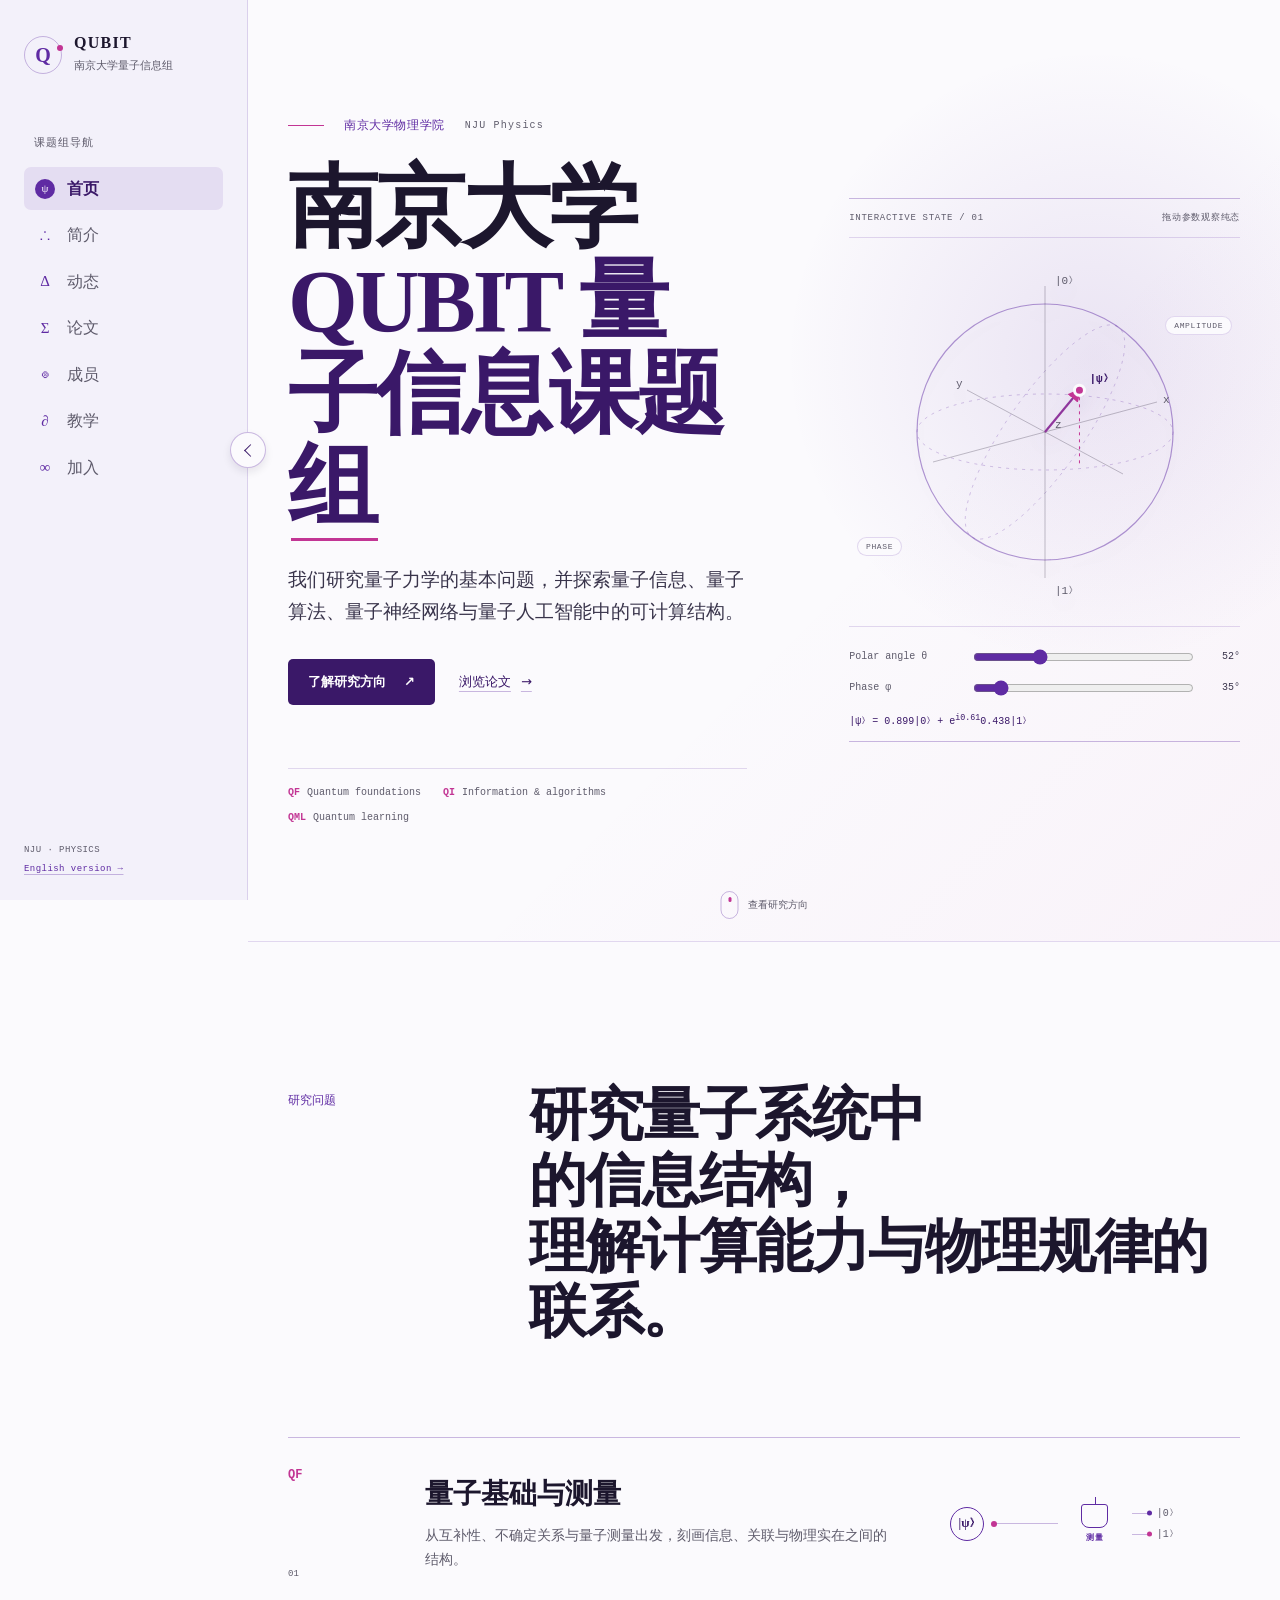
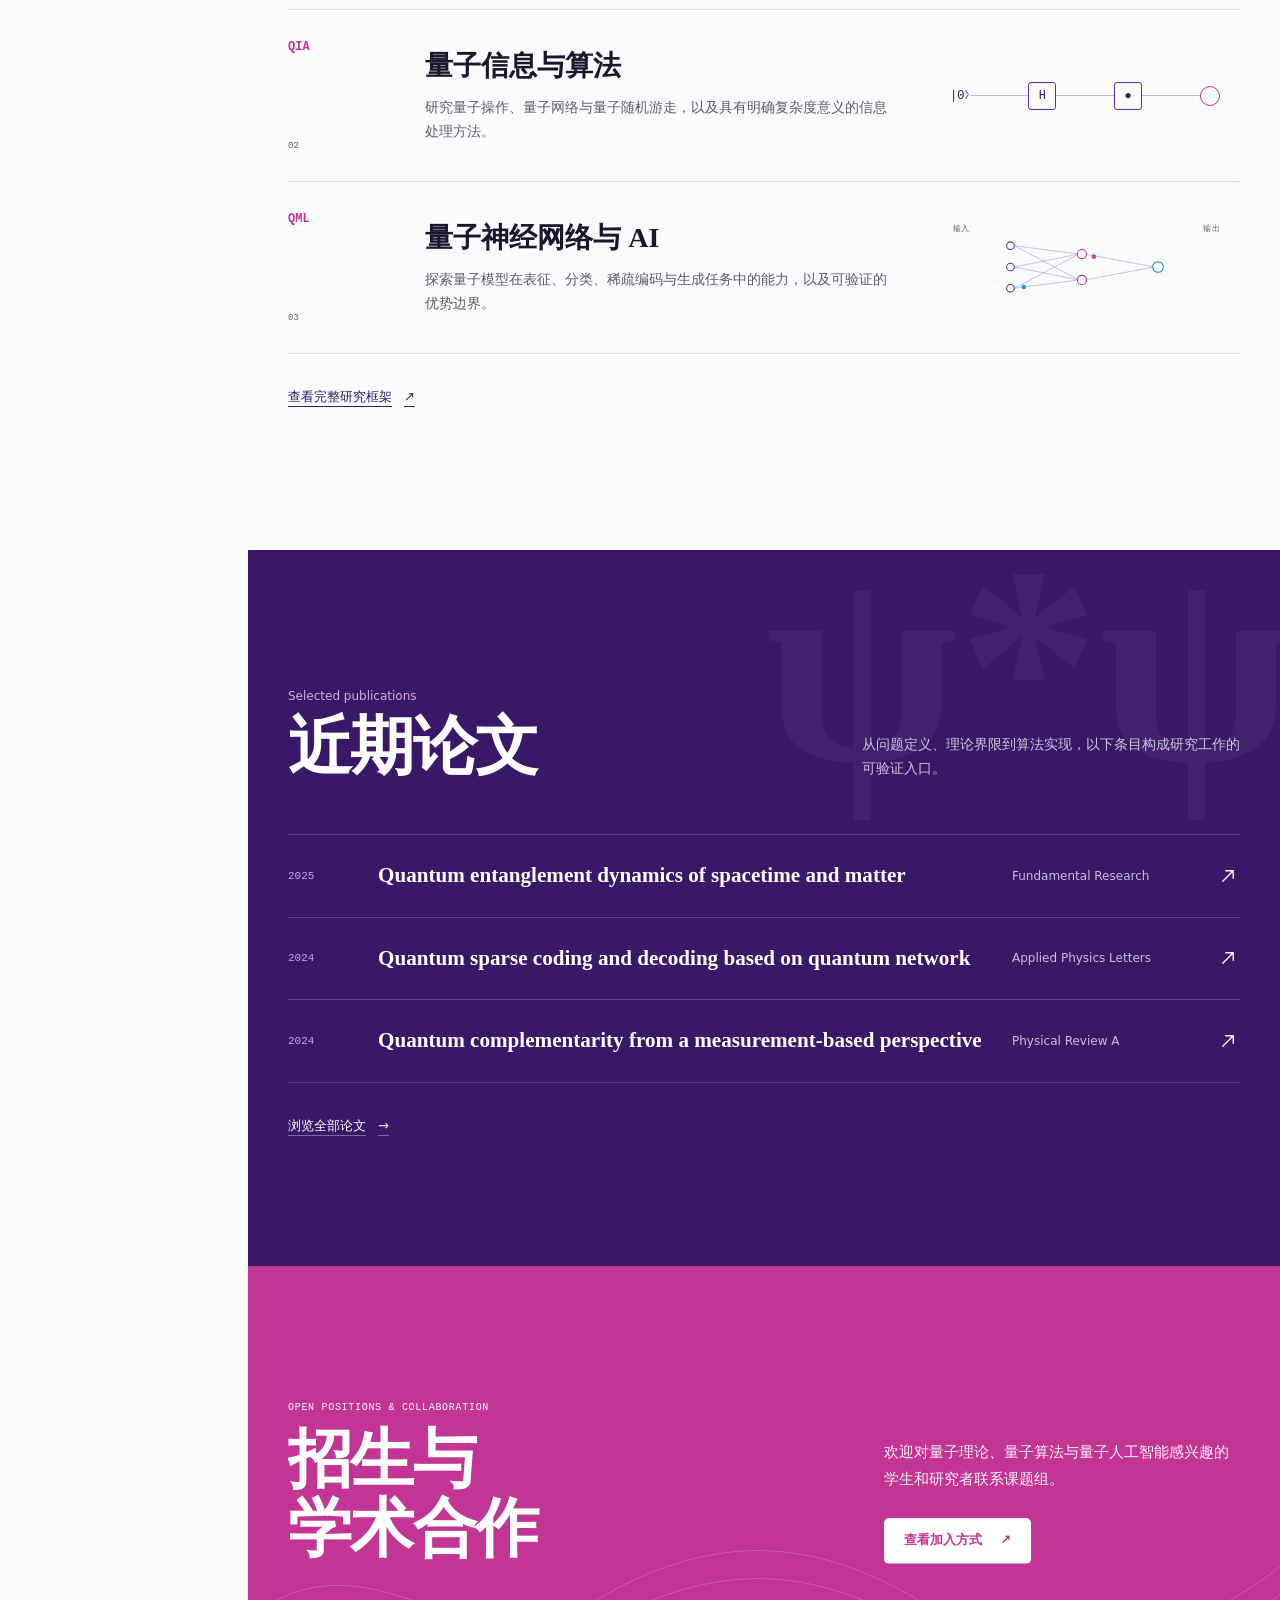
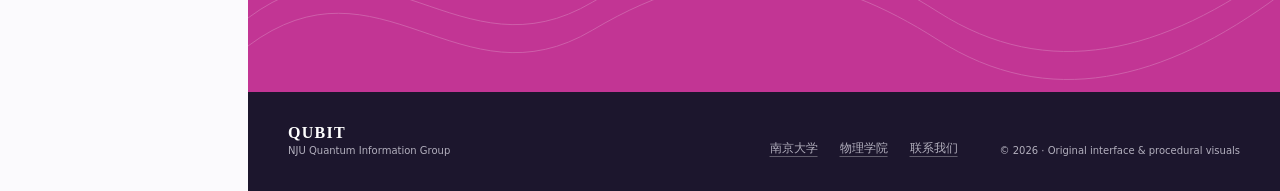
<file: index.html>
<!doctype html>
<html lang="zh-CN">
<head>
  <meta charset="utf-8">
  <meta name="viewport" content="width=device-width, initial-scale=1">
  <meta name="keywords" content="量子计算,量子信息,量子算法,量子人工智能,南京大学">
  <meta name="description" content="南京大学量子信息组：研究量子力学基本问题、量子信息与量子算法、量子神经网络与量子人工智能。">
  <meta name="theme-color" content="#4b2f83">
  <title>南京大学量子信息组 · Quantum Information Group</title>
  <link rel="stylesheet" href="assets/css/site.css">
</head>
<body>
  <a class="skip-link" href="#main">跳至主要内容</a>
  <div class="reading-progress" aria-hidden="true"><span></span></div>

  <header class="site-header">
    <div class="nav-shell">
      <a class="brand" href="index.html" aria-label="南京大学量子信息组首页">
        <span class="brand-sigil" aria-hidden="true"><span>Q</span><i></i></span>
        <span class="brand-copy"><strong>QUBIT</strong><span>南京大学量子信息组</span></span>
      </a>
      <button class="nav-toggle" type="button" aria-label="折叠侧栏" aria-expanded="true"><span></span><span></span><span></span></button>
      <nav class="main-nav" aria-label="主导航">
        <a href="index.html" data-glyph="ψ">首页</a><a href="intro.html" data-glyph="∴">简介</a><a href="news.html" data-glyph="Δ">动态</a><a href="paper.html" data-glyph="Σ">论文</a><a href="membership.html" data-glyph="⊗">成员</a><a href="teaching.html" data-glyph="∂">教学</a><a href="joinus.html" data-glyph="∞">加入</a>
      </nav>
      <div class="nav-foot"><span>NJU · PHYSICS</span><a href="en/index.html" lang="en">English version →</a></div>
    </div>
  </header>

  <main id="main">
    <section class="hero">
      <div class="container hero-grid">
        <div class="hero-copy" data-reveal="hero">
          <p class="group-line"><span>南京大学物理学院</span><span>NJU Physics</span></p>
          <h1>南京大学<br><span>QUBIT 量子信息课题组</span></h1>
          <p class="hero-lead">我们研究量子力学的基本问题，并探索量子信息、量子算法、量子神经网络与量子人工智能中的可计算结构。</p>
          <div class="hero-actions"><a class="button primary" href="intro.html">了解研究方向 <span aria-hidden="true">↗</span></a><a class="text-link" href="paper.html">浏览论文 <span aria-hidden="true">→</span></a></div>
          <div class="hero-index" aria-label="研究领域概览"><span><b>QF</b> Quantum foundations</span><span><b>QI</b> Information &amp; algorithms</span><span><b>QML</b> Quantum learning</span></div>
        </div>

        <figure class="state-lab" data-reveal="state">
          <figcaption><span>INTERACTIVE STATE / 01</span><span>拖动参数观察纯态</span></figcaption>
          <div class="state-visual">
            <svg class="bloch-svg" viewBox="0 0 360 360" role="img" aria-labelledby="bloch-title bloch-desc">
              <title id="bloch-title">单量子比特的 Bloch 球表示</title><desc id="bloch-desc">北极为零态，南极为一态。箭头由极角 theta 与方位角 phi 决定。</desc>
              <defs><marker id="bloch-arrow" viewBox="0 0 10 10" refX="8" refY="5" markerWidth="6" markerHeight="6" orient="auto"><path d="M0 0 10 5 0 10Z"/></marker><linearGradient id="state-gradient" x1="0" y1="0" x2="1" y2="1"><stop stop-color="var(--violet)"/><stop offset="1" stop-color="var(--magenta)"/></linearGradient></defs>
              <g class="bloch-geometry"><circle class="bloch-sphere" cx="180" cy="180" r="128"/><ellipse class="bloch-grid" cx="180" cy="180" rx="128" ry="38"/><ellipse class="bloch-grid meridian" cx="180" cy="180" rx="38" ry="128"/><line class="bloch-axis" x1="180" y1="326" x2="180" y2="34"/><line class="bloch-axis" x1="68" y1="210" x2="292" y2="150"/><line class="bloch-axis" x1="258" y1="222" x2="102" y2="138"/></g>
              <line id="state-projection" class="bloch-projection" x1="180" y1="180" x2="180" y2="180"/><line id="state-vector" class="bloch-vector" x1="180" y1="180" x2="180" y2="80" marker-end="url(#bloch-arrow)"/><circle id="state-point" class="bloch-point" cx="180" cy="80" r="5"/>
              <text class="bloch-label" x="190" y="32">|0⟩</text><text class="bloch-label" x="190" y="342">|1⟩</text><text class="bloch-label" x="298" y="151">x</text><text class="bloch-label" x="91" y="135">y</text><text class="bloch-label" x="190" y="176">z</text><text class="bloch-state-label" id="state-label" x="190" y="74">|ψ⟩</text>
            </svg>
            <span class="phase-chip phase-a">AMPLITUDE</span><span class="phase-chip phase-b">PHASE</span>
          </div>
          <div class="bloch-controls" aria-label="Bloch 球参数"><label><span>Polar angle θ</span><input id="theta-control" type="range" min="0" max="180" value="52"><output id="theta-value">52°</output></label><label><span>Phase φ</span><input id="phi-control" type="range" min="0" max="360" value="35"><output id="phi-value">35°</output></label><code id="state-equation">|ψ⟩ = 0.899|0⟩ + e<sup>i0.61</sup>0.438|1⟩</code></div>
        </figure>
      </div>
      <a class="scroll-cue" href="#research"><span></span>查看研究方向</a>
    </section>

    <section class="research-section" id="research"><div class="container">
      <header class="section-heading reveal"><p>研究问题</p><h2>研究量子系统中的信息结构，<br>理解计算能力与物理规律的联系。</h2></header>
      <div class="research-list">
        <article class="research-row reveal"><div class="research-code"><span>QF</span><small>01</small></div><div><h3>量子基础与测量</h3><p>从互补性、不确定关系与量子测量出发，刻画信息、关联与物理实在之间的结构。</p></div><div class="measurement-viz" aria-hidden="true"><div class="measurement-state">|ψ⟩</div><div class="measurement-flow"><span></span></div><div class="measurement-device"><i></i><b>测量</b></div><div class="measurement-branches"><span><i></i>|0⟩</span><span><i></i>|1⟩</span></div></div></article>
        <article class="research-row reveal"><div class="research-code"><span>QIA</span><small>02</small></div><div><h3>量子信息与算法</h3><p>研究量子操作、量子网络与量子随机游走，以及具有明确复杂度意义的信息处理方法。</p></div><div class="circuit-viz" aria-hidden="true"><span>|0⟩</span><i></i><b>H</b><i></i><b>●</b><i></i><em></em></div></article>
        <article class="research-row reveal"><div class="research-code"><span>QML</span><small>03</small></div><div><h3>量子神经网络与 AI</h3><p>探索量子模型在表征、分类、稀疏编码与生成任务中的能力，以及可验证的优势边界。</p></div><div class="network-viz" aria-hidden="true"><svg viewBox="0 0 240 92"><g class="network-links"><path d="M27 18 112 29M27 18 112 63M27 46 112 29M27 46 112 63M27 74 112 29M27 74 112 63M120 29 211 46M120 63 211 46"/></g><g class="network-nodes"><circle cx="22" cy="18" r="5"/><circle cx="22" cy="46" r="5"/><circle cx="22" cy="74" r="5"/><circle cx="116" cy="29" r="6"/><circle cx="116" cy="63" r="6"/><circle cx="216" cy="46" r="7"/></g><g class="network-pulses"><circle r="3"><animateMotion dur="3.2s" repeatCount="indefinite" path="M27 18 112 29 211 46"/></circle><circle r="3"><animateMotion dur="3.2s" begin="-1.6s" repeatCount="indefinite" path="M27 74 112 63 211 46"/></circle></g></svg><span class="network-label input">输入</span><span class="network-label output">输出</span></div></article>
      </div>
      <a class="section-link reveal" href="intro.html">查看完整研究框架 <span>↗</span></a>
    </div></section>

    <section class="publication-section"><div class="container">
      <header class="publication-head reveal"><div><p>Selected publications</p><h2>近期论文</h2></div><p>从问题定义、理论界限到算法实现，以下条目构成研究工作的可验证入口。</p></header>
      <div class="paper-list reveal" data-publication-list="featured"></div><a class="section-link light reveal" href="paper.html">浏览全部论文 <span>→</span></a>
    </div></section>

    <section class="join-band"><div class="join-wave" aria-hidden="true"><svg viewBox="0 0 1440 180" preserveAspectRatio="none"><path d="M0 106C183 8 296 169 481 90s329-60 482 10 314 42 477-45"/><path d="M0 134c183-98 296 63 481-16s329-60 482 10 314 42 477-45"/></svg></div><div class="container join-grid reveal"><div><p>OPEN POSITIONS &amp; COLLABORATION</p><h2>招生与<br>学术合作</h2></div><div><p>欢迎对量子理论、量子算法与量子人工智能感兴趣的学生和研究者联系课题组。</p><a class="button primary" href="joinus.html">查看加入方式 <span aria-hidden="true">↗</span></a></div></div></section>
  </main>

  <footer class="site-footer"><div class="container footer-grid"><div><strong>QUBIT</strong><span>NJU Quantum Information Group</span></div><div class="footer-links"><a href="https://www.nju.edu.cn" target="_blank" rel="noopener">南京大学</a><a href="https://physics.nju.edu.cn" target="_blank" rel="noopener">物理学院</a><a href="joinus.html">联系我们</a></div><p>© 2026 · Original interface &amp; procedural visuals</p></div></footer>
  <script src="assets/data/site-data.js" defer></script><script src="assets/js/site.js" defer></script>
</body>
</html>
</file>
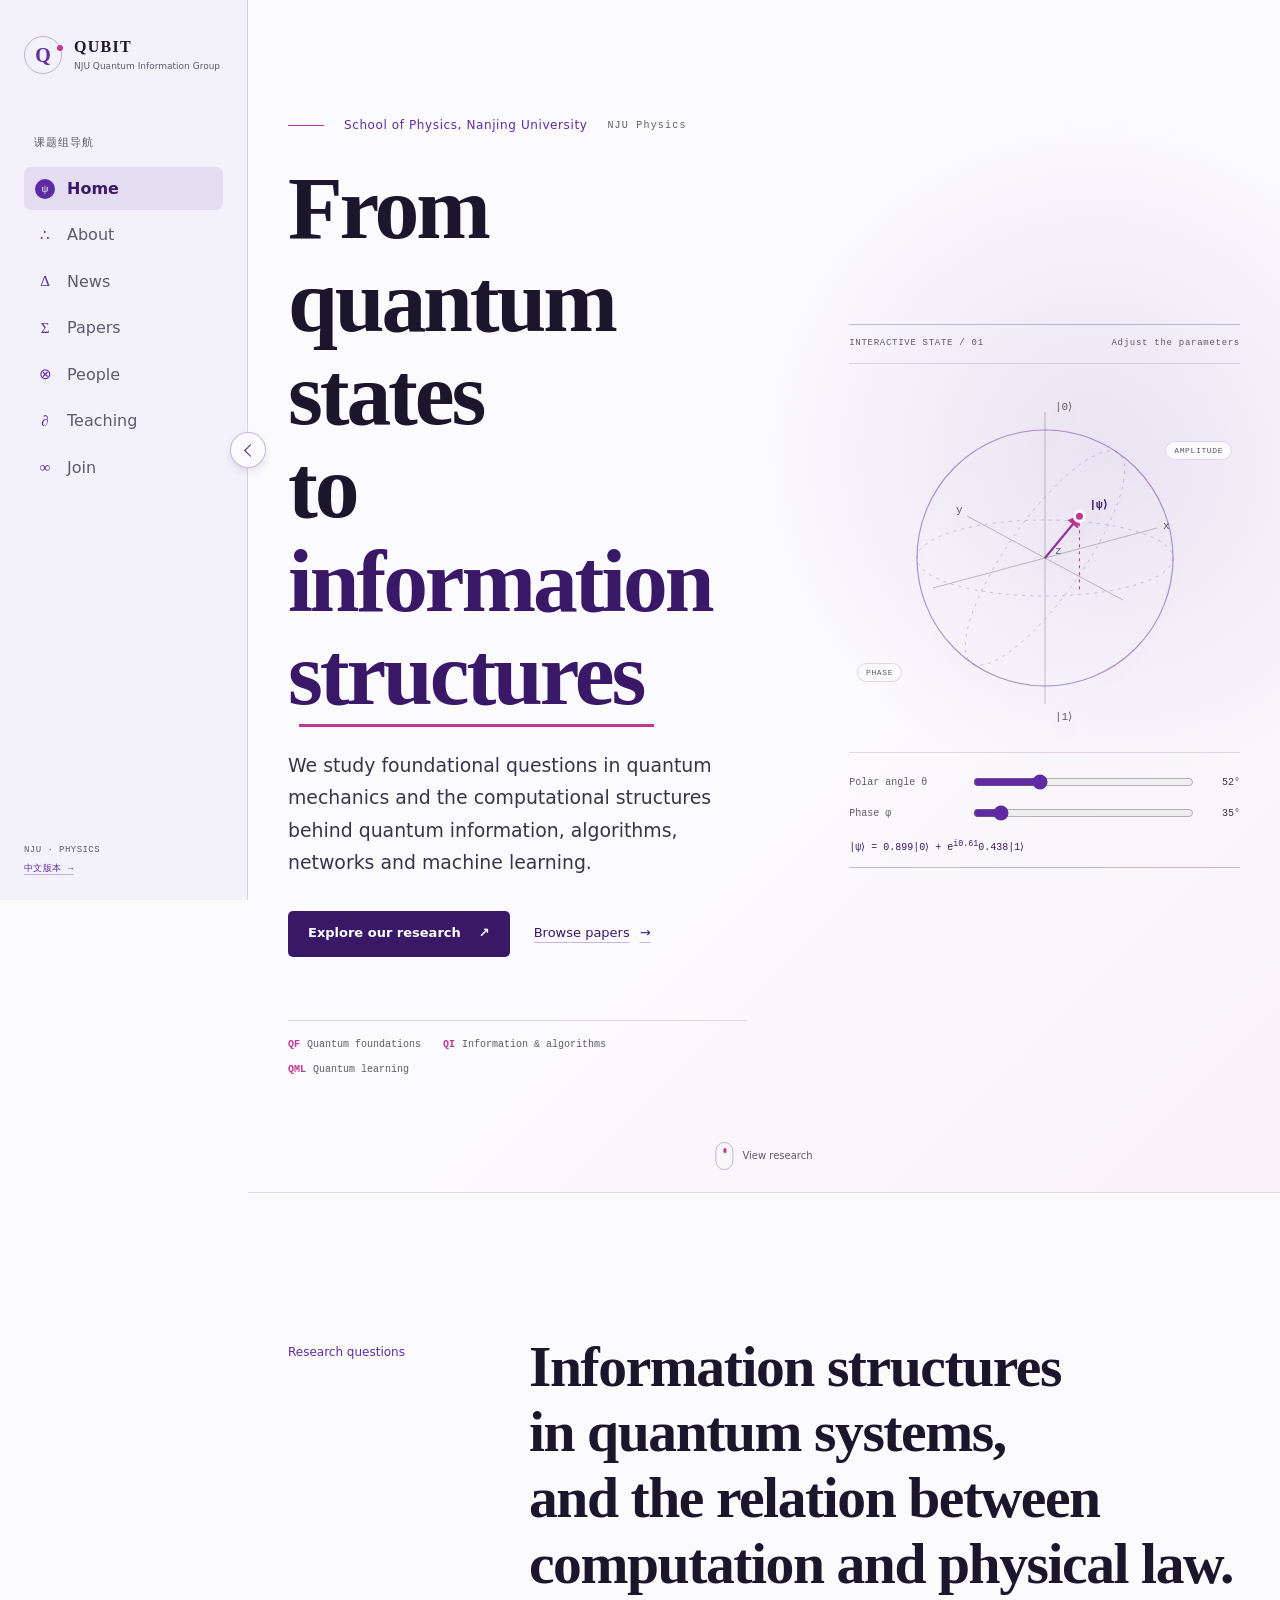
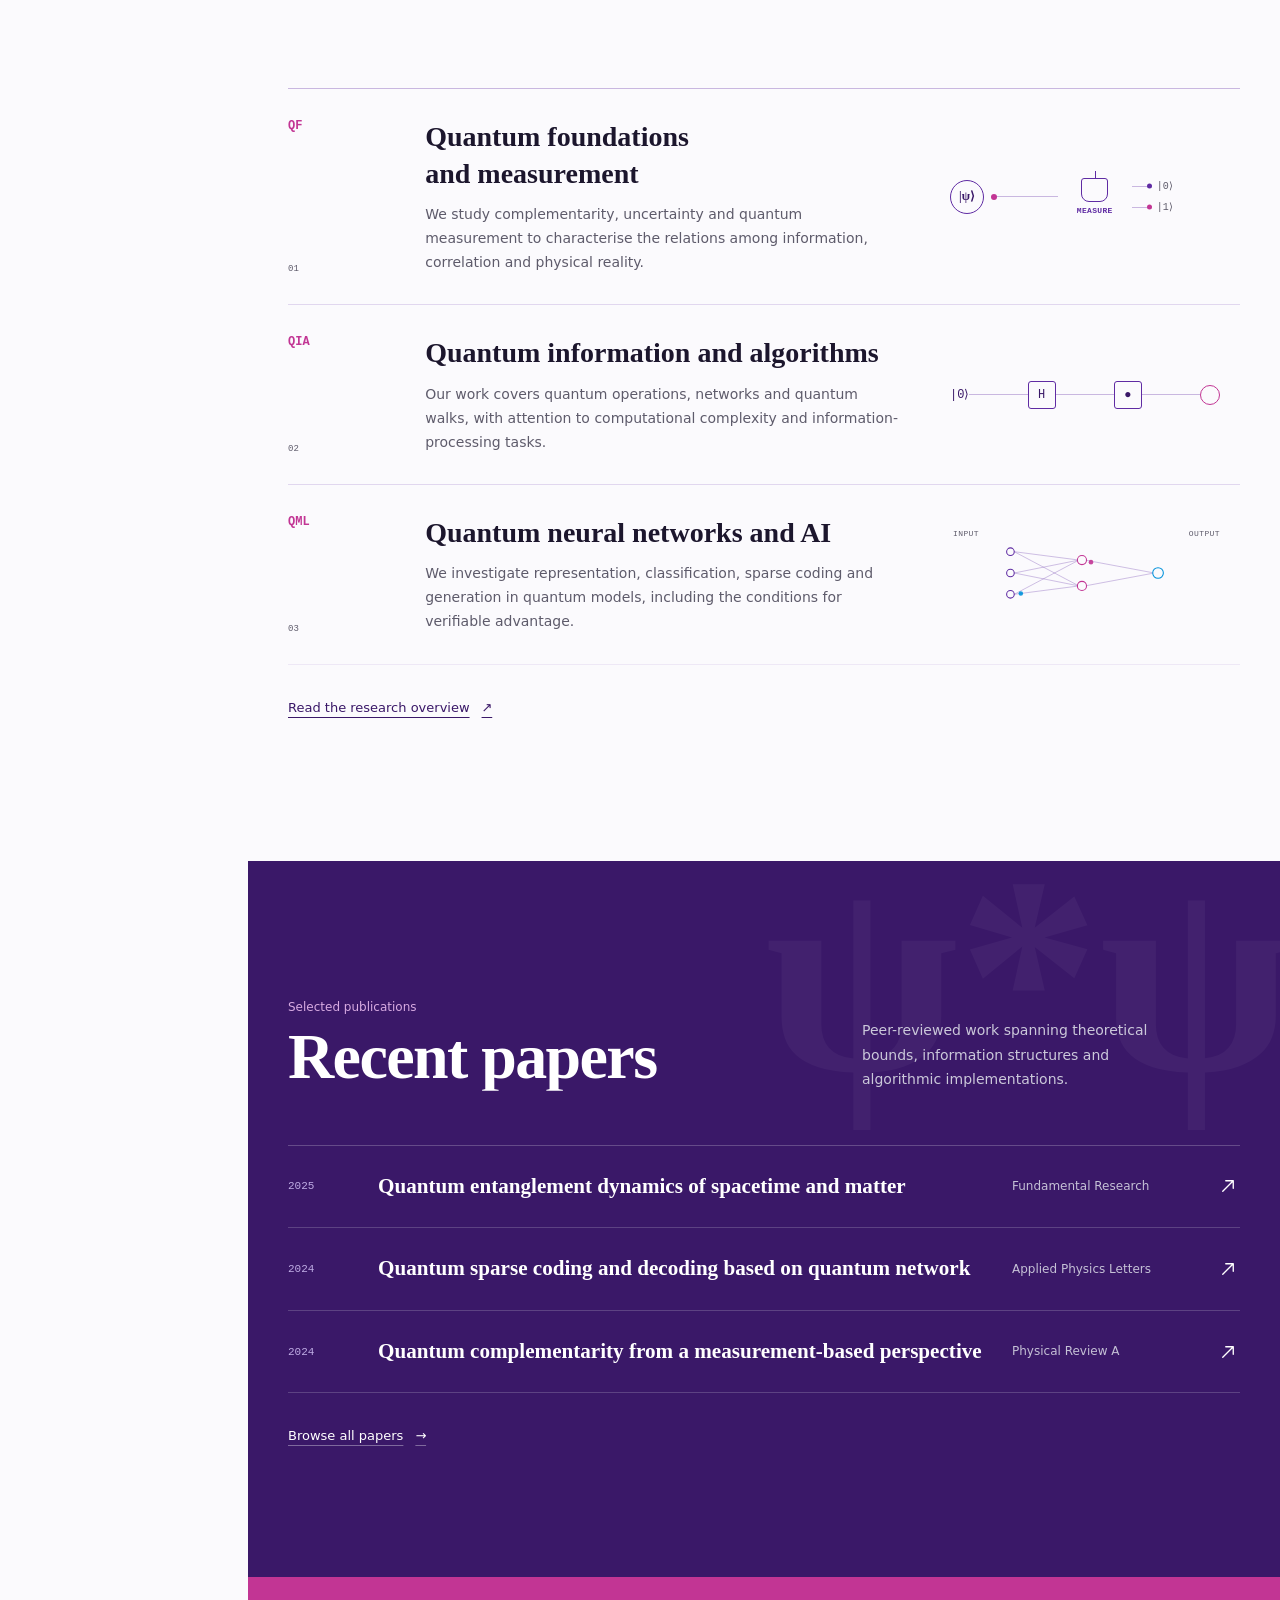
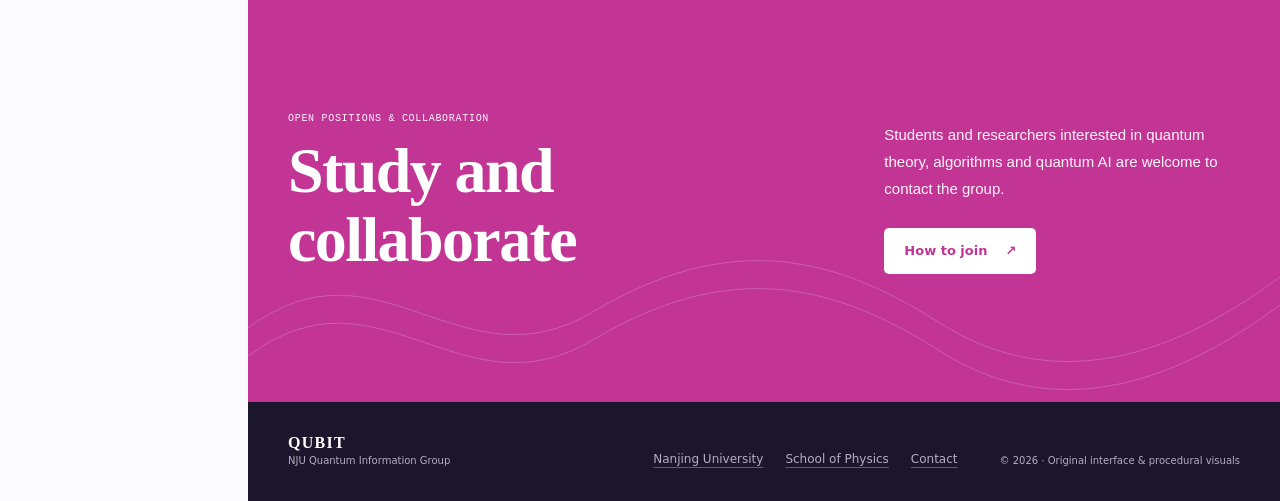
<file: en/index.html>
<!doctype html>
<html lang="en">
<head><meta charset="utf-8"><meta name="viewport" content="width=device-width, initial-scale=1"><meta name="description" content="Nanjing University Quantum Information Group: quantum foundations, information, algorithms, networks and quantum machine learning."><meta name="theme-color" content="#4b2f83"><title>NJU Quantum Information Group</title><link rel="stylesheet" href="../assets/css/site.css"></head>
<body>
<a class="skip-link" href="#main">Skip to content</a><div class="reading-progress" aria-hidden="true"><span></span></div>
<header class="site-header"><div class="nav-shell"><a class="brand" href="index.html" aria-label="NJU Quantum Information Group home"><span class="brand-sigil" aria-hidden="true"><span>Q</span><i></i></span><span class="brand-copy"><strong>QUBIT</strong><span>NJU Quantum Information Group</span></span></a><button class="nav-toggle" type="button" aria-label="Collapse navigation" aria-expanded="true"><span></span><span></span><span></span></button><nav class="main-nav" aria-label="Main navigation"><a href="index.html" data-glyph="ψ">Home</a><a href="intro.html" data-glyph="∴">About</a><a href="news.html" data-glyph="Δ">News</a><a href="paper.html" data-glyph="Σ">Papers</a><a href="membership.html" data-glyph="⊗">People</a><a href="teaching.html" data-glyph="∂">Teaching</a><a href="joinus.html" data-glyph="∞">Join</a></nav><div class="nav-foot"><span>NJU · PHYSICS</span><a href="../index.html" lang="zh-CN">中文版本 →</a></div></div></header>
<main id="main">
  <section class="hero"><div class="container hero-grid"><div class="hero-copy" data-reveal="hero"><p class="group-line"><span>School of Physics, Nanjing University</span><span>NJU Physics</span></p><h1>From quantum states<br>to <span>information structures</span></h1><p class="hero-lead">We study foundational questions in quantum mechanics and the computational structures behind quantum information, algorithms, networks and machine learning.</p><div class="hero-actions"><a class="button primary" href="intro.html">Explore our research <span aria-hidden="true">↗</span></a><a class="text-link" href="paper.html">Browse papers <span aria-hidden="true">→</span></a></div><div class="hero-index" aria-label="Research areas"><span><b>QF</b> Quantum foundations</span><span><b>QI</b> Information &amp; algorithms</span><span><b>QML</b> Quantum learning</span></div></div>
  <figure class="state-lab" data-reveal="state"><figcaption><span>INTERACTIVE STATE / 01</span><span>Adjust the parameters</span></figcaption><div class="state-visual"><svg class="bloch-svg" viewBox="0 0 360 360" role="img" aria-labelledby="bloch-title bloch-desc"><title id="bloch-title">Bloch-sphere representation of a qubit</title><desc id="bloch-desc">The vector represents a pure state set by polar angle theta and phase phi.</desc><defs><marker id="bloch-arrow" viewBox="0 0 10 10" refX="8" refY="5" markerWidth="6" markerHeight="6" orient="auto"><path d="M0 0 10 5 0 10Z"/></marker><linearGradient id="state-gradient" x1="0" y1="0" x2="1" y2="1"><stop stop-color="var(--violet)"/><stop offset="1" stop-color="var(--magenta)"/></linearGradient></defs><g class="bloch-geometry"><circle class="bloch-sphere" cx="180" cy="180" r="128"/><ellipse class="bloch-grid" cx="180" cy="180" rx="128" ry="38"/><ellipse class="bloch-grid meridian" cx="180" cy="180" rx="38" ry="128"/><line class="bloch-axis" x1="180" y1="326" x2="180" y2="34"/><line class="bloch-axis" x1="68" y1="210" x2="292" y2="150"/><line class="bloch-axis" x1="258" y1="222" x2="102" y2="138"/></g><line id="state-projection" class="bloch-projection" x1="180" y1="180" x2="180" y2="180"/><line id="state-vector" class="bloch-vector" x1="180" y1="180" x2="180" y2="80" marker-end="url(#bloch-arrow)"/><circle id="state-point" class="bloch-point" cx="180" cy="80" r="5"/><text class="bloch-label" x="190" y="32">|0⟩</text><text class="bloch-label" x="190" y="342">|1⟩</text><text class="bloch-label" x="298" y="151">x</text><text class="bloch-label" x="91" y="135">y</text><text class="bloch-label" x="190" y="176">z</text><text class="bloch-state-label" id="state-label" x="190" y="74">|ψ⟩</text></svg><span class="phase-chip phase-a">AMPLITUDE</span><span class="phase-chip phase-b">PHASE</span></div><div class="bloch-controls" aria-label="Bloch sphere parameters"><label><span>Polar angle θ</span><input id="theta-control" type="range" min="0" max="180" value="52"><output id="theta-value">52°</output></label><label><span>Phase φ</span><input id="phi-control" type="range" min="0" max="360" value="35"><output id="phi-value">35°</output></label><code id="state-equation">|ψ⟩ = 0.899|0⟩ + e<sup>i0.61</sup>0.438|1⟩</code></div></figure></div><a class="scroll-cue" href="#research"><span></span>View research</a></section>
  <section class="research-section" id="research"><div class="container"><header class="section-heading reveal"><p>Research questions</p><h2>Information structures in quantum systems, and the relation between computation and physical law.</h2></header><div class="research-list"><article class="research-row reveal"><div class="research-code"><span>QF</span><small>01</small></div><div><h3>Quantum foundations and measurement</h3><p>We study complementarity, uncertainty and quantum measurement to characterise the relations among information, correlation and physical reality.</p></div><div class="measurement-viz" aria-hidden="true"><div class="measurement-state">|ψ⟩</div><div class="measurement-flow"><span></span></div><div class="measurement-device"><i></i><b>MEASURE</b></div><div class="measurement-branches"><span><i></i>|0⟩</span><span><i></i>|1⟩</span></div></div></article><article class="research-row reveal"><div class="research-code"><span>QIA</span><small>02</small></div><div><h3>Quantum information and algorithms</h3><p>Our work covers quantum operations, networks and quantum walks, with attention to computational complexity and information-processing tasks.</p></div><div class="circuit-viz" aria-hidden="true"><span>|0⟩</span><i></i><b>H</b><i></i><b>●</b><i></i><em></em></div></article><article class="research-row reveal"><div class="research-code"><span>QML</span><small>03</small></div><div><h3>Quantum neural networks and AI</h3><p>We investigate representation, classification, sparse coding and generation in quantum models, including the conditions for verifiable advantage.</p></div><div class="network-viz" aria-hidden="true"><svg viewBox="0 0 240 92"><g class="network-links"><path d="M27 18 112 29M27 18 112 63M27 46 112 29M27 46 112 63M27 74 112 29M27 74 112 63M120 29 211 46M120 63 211 46"/></g><g class="network-nodes"><circle cx="22" cy="18" r="5"/><circle cx="22" cy="46" r="5"/><circle cx="22" cy="74" r="5"/><circle cx="116" cy="29" r="6"/><circle cx="116" cy="63" r="6"/><circle cx="216" cy="46" r="7"/></g><g class="network-pulses"><circle r="3"><animateMotion dur="3.2s" repeatCount="indefinite" path="M27 18 112 29 211 46"/></circle><circle r="3"><animateMotion dur="3.2s" begin="-1.6s" repeatCount="indefinite" path="M27 74 112 63 211 46"/></circle></g></svg><span class="network-label input">INPUT</span><span class="network-label output">OUTPUT</span></div></article></div><a class="section-link reveal" href="intro.html">Read the research overview <span>↗</span></a></div></section>
  <section class="publication-section"><div class="container"><header class="publication-head reveal"><div><p>Selected publications</p><h2>Recent papers</h2></div><p>Peer-reviewed work spanning theoretical bounds, information structures and algorithmic implementations.</p></header><div class="paper-list reveal" data-publication-list="featured"></div><a class="section-link light reveal" href="paper.html">Browse all papers <span>→</span></a></div></section>
  <section class="join-band"><div class="join-wave" aria-hidden="true"><svg viewBox="0 0 1440 180" preserveAspectRatio="none"><path d="M0 106C183 8 296 169 481 90s329-60 482 10 314 42 477-45"/><path d="M0 134c183-98 296 63 481-16s329-60 482 10 314 42 477-45"/></svg></div><div class="container join-grid reveal"><div><p>OPEN POSITIONS &amp; COLLABORATION</p><h2>Study and<br>collaborate</h2></div><div><p>Students and researchers interested in quantum theory, algorithms and quantum AI are welcome to contact the group.</p><a class="button primary" href="joinus.html">How to join <span aria-hidden="true">↗</span></a></div></div></section>
</main>
<footer class="site-footer"><div class="container footer-grid"><div><strong>QUBIT</strong><span>NJU Quantum Information Group</span></div><div class="footer-links"><a href="https://www.nju.edu.cn" target="_blank" rel="noopener">Nanjing University</a><a href="https://physics.nju.edu.cn" target="_blank" rel="noopener">School of Physics</a><a href="joinus.html">Contact</a></div><p>© 2026 · Original interface &amp; procedural visuals</p></div></footer>
<script src="../assets/data/site-data.js" defer></script><script src="../assets/js/site.js" defer></script>
</body></html>
</file>
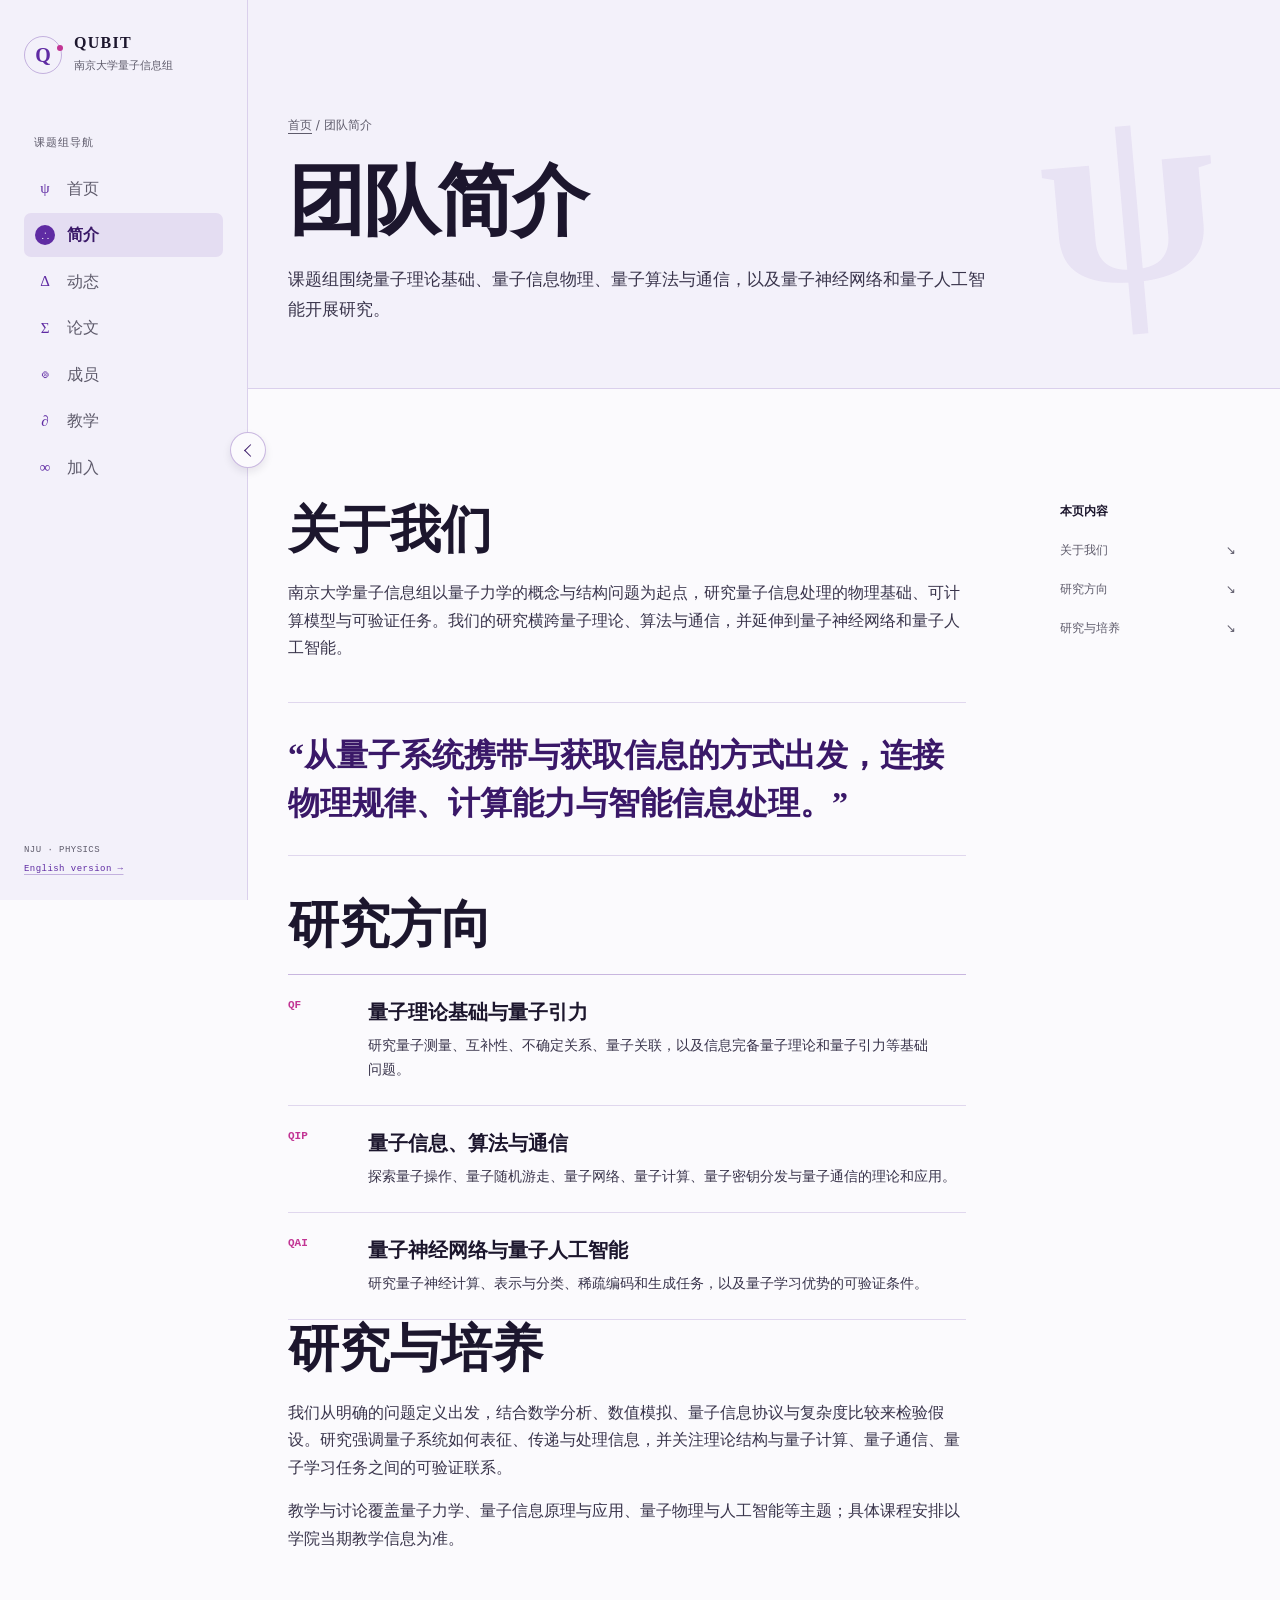
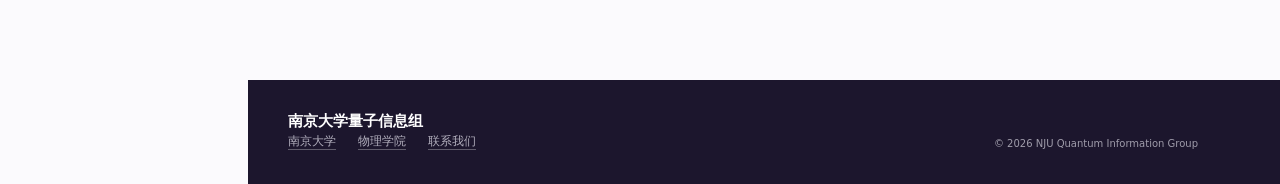
<file: intro.html>
<!doctype html>
<html lang="zh-CN">
<head><meta charset="utf-8"><meta name="viewport" content="width=device-width, initial-scale=1"><meta name="description" content="南京大学量子信息组简介与研究方向"><title>团队简介 · 南京大学量子信息组</title><link rel="stylesheet" href="assets/css/site.css"></head>
<body>
<a class="skip-link" href="#main">跳至主要内容</a>
<header class="site-header"><div class="nav-shell"><a class="brand" href="index.html"><span class="brand-sigil" aria-hidden="true"><span>Q</span><i></i></span><span class="brand-copy"><strong>QUBIT</strong><span>南京大学量子信息组</span></span></a><button class="nav-toggle" type="button" aria-label="折叠侧栏" aria-expanded="true"><span></span><span></span><span></span></button><nav class="main-nav" aria-label="主导航"><a href="index.html">首页</a><a href="intro.html">简介</a><a href="news.html">动态</a><a href="paper.html">论文</a><a href="membership.html">成员</a><a href="teaching.html">教学</a><a href="joinus.html">加入</a></nav><div class="nav-foot"><span>NJU · PHYSICS</span><a href="en/intro.html" lang="en">English version →</a></div></div></header>
<main id="main"><header class="page-hero" data-symbol="ψ"><div class="container"><p class="breadcrumbs"><a href="index.html">首页</a> / 团队简介</p><h1>团队简介</h1><p class="page-lead">课题组围绕量子理论基础、量子信息物理、量子算法与通信，以及量子神经网络和量子人工智能开展研究。</p></div></header>
<section class="section"><div class="container content-grid"><aside class="side-index" aria-label="页面目录"><a href="#about">关于我们 <span>↘</span></a><a href="#directions">研究方向 <span>↘</span></a><a href="#method">研究与培养 <span>↘</span></a></aside><article class="prose">
<div id="about" class="reveal"><h2>关于我们</h2><p>南京大学量子信息组以量子力学的概念与结构问题为起点，研究量子信息处理的物理基础、可计算模型与可验证任务。我们的研究横跨量子理论、算法与通信，并延伸到量子神经网络和量子人工智能。</p><p class="statement">“从量子系统携带与获取信息的方式出发，连接物理规律、计算能力与智能信息处理。”</p></div>
<div id="directions" class="reveal"><h2>研究方向</h2><div class="topic-list"><div class="topic"><b>QF</b><div><h3>量子理论基础与量子引力</h3><p>研究量子测量、互补性、不确定关系、量子关联，以及信息完备量子理论和量子引力等基础问题。</p></div></div><div class="topic"><b>QIP</b><div><h3>量子信息、算法与通信</h3><p>探索量子操作、量子随机游走、量子网络、量子计算、量子密钥分发与量子通信的理论和应用。</p></div></div><div class="topic"><b>QAI</b><div><h3>量子神经网络与量子人工智能</h3><p>研究量子神经计算、表示与分类、稀疏编码和生成任务，以及量子学习优势的可验证条件。</p></div></div></div></div>
<div id="method" class="reveal"><h2>研究与培养</h2><p>我们从明确的问题定义出发，结合数学分析、数值模拟、量子信息协议与复杂度比较来检验假设。研究强调量子系统如何表征、传递与处理信息，并关注理论结构与量子计算、量子通信、量子学习任务之间的可验证联系。</p><p>教学与讨论覆盖量子力学、量子信息原理与应用、量子物理与人工智能等主题；具体课程安排以学院当期教学信息为准。</p></div>
</article></div></section></main>
<footer class="site-footer"><div class="container footer-grid"><div><div class="footer-title">南京大学量子信息组</div><div class="footer-links"><a href="https://www.nju.edu.cn">南京大学</a><a href="https://physics.nju.edu.cn">物理学院</a><a href="joinus.html">联系我们</a></div></div><div class="footer-meta">© 2026 NJU Quantum Information Group</div></div></footer><script src="assets/js/site.js" defer></script></body></html>
</file>
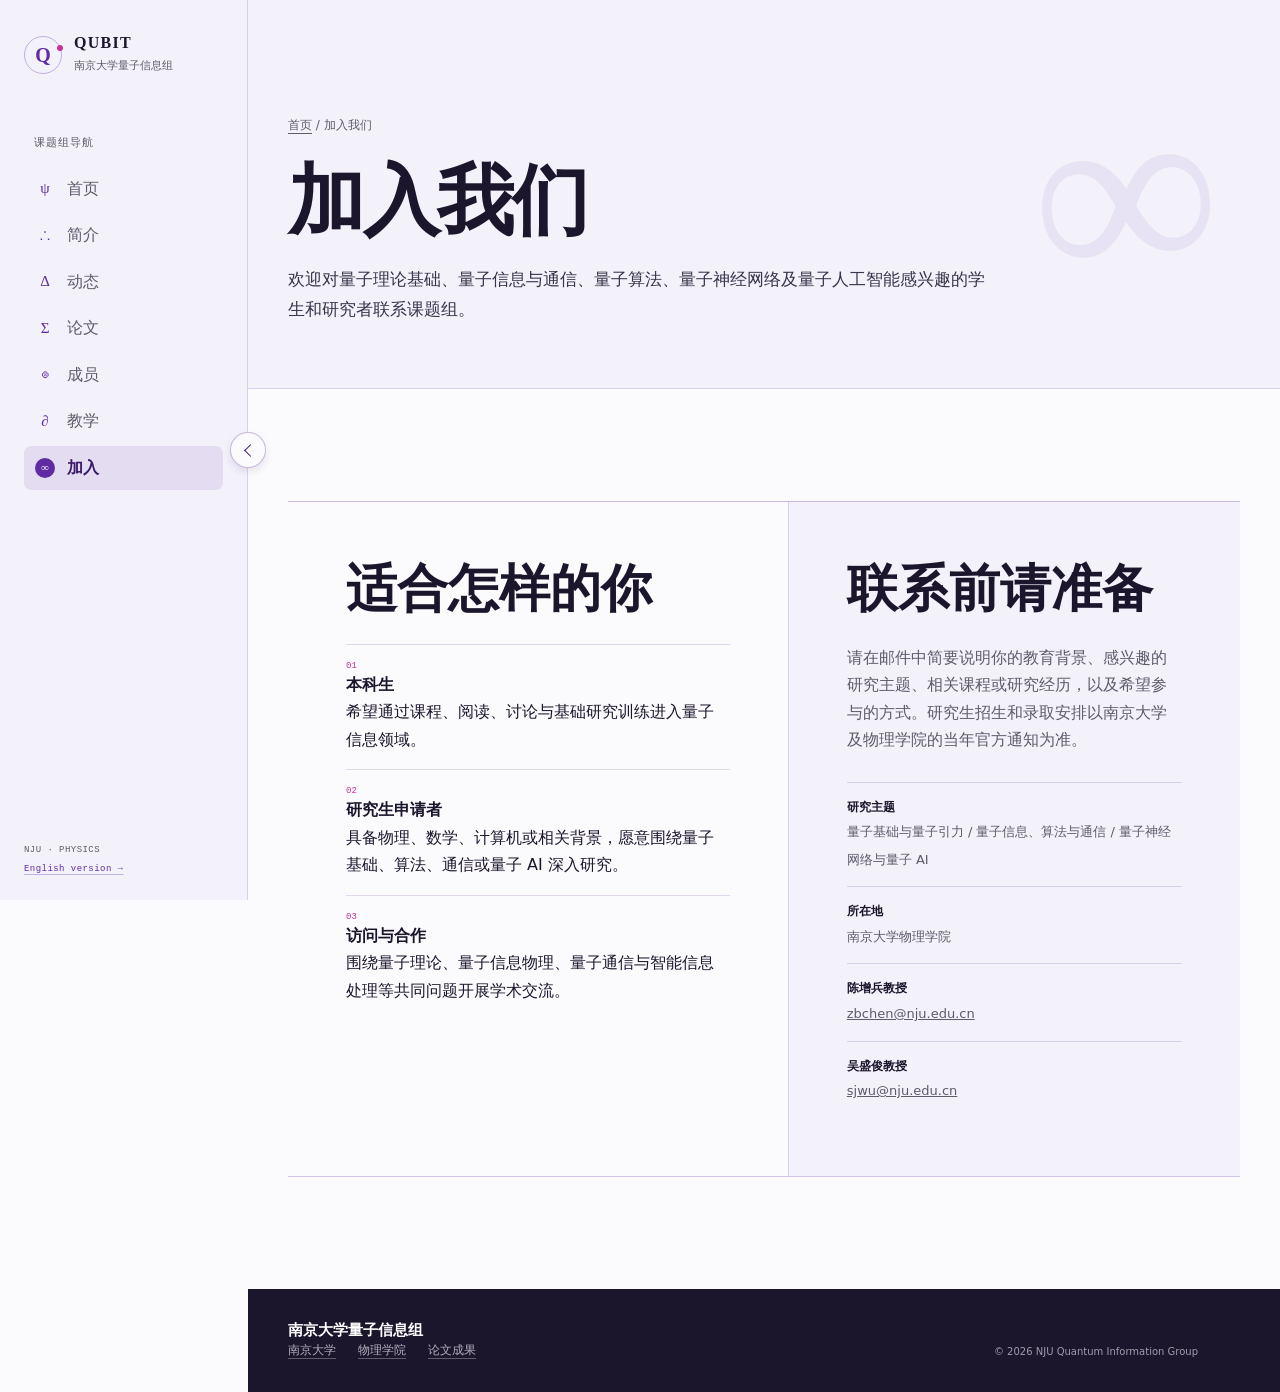
<file: joinus.html>
<!doctype html>
<html lang="zh-CN"><head><meta charset="utf-8"><meta name="viewport" content="width=device-width, initial-scale=1"><meta name="description" content="加入南京大学量子信息组"><title>加入我们 · 南京大学量子信息组</title><link rel="stylesheet" href="assets/css/site.css"></head><body>
<a class="skip-link" href="#main">跳至主要内容</a><header class="site-header"><div class="nav-shell"><a class="brand" href="index.html"><span class="brand-sigil" aria-hidden="true"><span>Q</span><i></i></span><span class="brand-copy"><strong>QUBIT</strong><span>南京大学量子信息组</span></span></a><button class="nav-toggle" type="button" aria-label="折叠侧栏" aria-expanded="true"><span></span><span></span><span></span></button><nav class="main-nav" aria-label="主导航"><a href="index.html">首页</a><a href="intro.html">简介</a><a href="news.html">动态</a><a href="paper.html">论文</a><a href="membership.html">成员</a><a href="teaching.html">教学</a><a href="joinus.html">加入</a></nav><div class="nav-foot"><span>NJU · PHYSICS</span><a href="en/joinus.html" lang="en">English version →</a></div></div></header>
<main id="main"><header class="page-hero" data-symbol="∞"><div class="container"><p class="breadcrumbs"><a href="index.html">首页</a> / 加入我们</p><h1>加入我们</h1><p class="page-lead">欢迎对量子理论基础、量子信息与通信、量子算法、量子神经网络及量子人工智能感兴趣的学生和研究者联系课题组。</p></div></header>
<section class="section"><div class="container"><div class="contact-panel reveal"><div><h2>适合怎样的你</h2><ol class="position-list"><li><strong>本科生</strong><br>希望通过课程、阅读、讨论与基础研究训练进入量子信息领域。</li><li><strong>研究生申请者</strong><br>具备物理、数学、计算机或相关背景，愿意围绕量子基础、算法、通信或量子 AI 深入研究。</li><li><strong>访问与合作</strong><br>围绕量子理论、量子信息物理、量子通信与智能信息处理等共同问题开展学术交流。</li></ol></div><div><h2>联系前请准备</h2><p>请在邮件中简要说明你的教育背景、感兴趣的研究主题、相关课程或研究经历，以及希望参与的方式。研究生招生和录取安排以南京大学及物理学院的当年官方通知为准。</p><ul class="contact-list"><li><strong>研究主题</strong><span>量子基础与量子引力 / 量子信息、算法与通信 / 量子神经网络与量子 AI</span></li><li><strong>所在地</strong><span>南京大学物理学院</span></li><li><strong>陈增兵教授</strong><span><a href="mailto:zbchen@nju.edu.cn">zbchen@nju.edu.cn</a></span></li><li><strong>吴盛俊教授</strong><span><a href="mailto:sjwu@nju.edu.cn">sjwu@nju.edu.cn</a></span></li></ul></div></div></div></section></main>
<footer class="site-footer"><div class="container footer-grid"><div><div class="footer-title">南京大学量子信息组</div><div class="footer-links"><a href="https://www.nju.edu.cn">南京大学</a><a href="https://physics.nju.edu.cn">物理学院</a><a href="paper.html">论文成果</a></div></div><div class="footer-meta">© 2026 NJU Quantum Information Group</div></div></footer><script src="assets/js/site.js" defer></script></body></html>
</file>
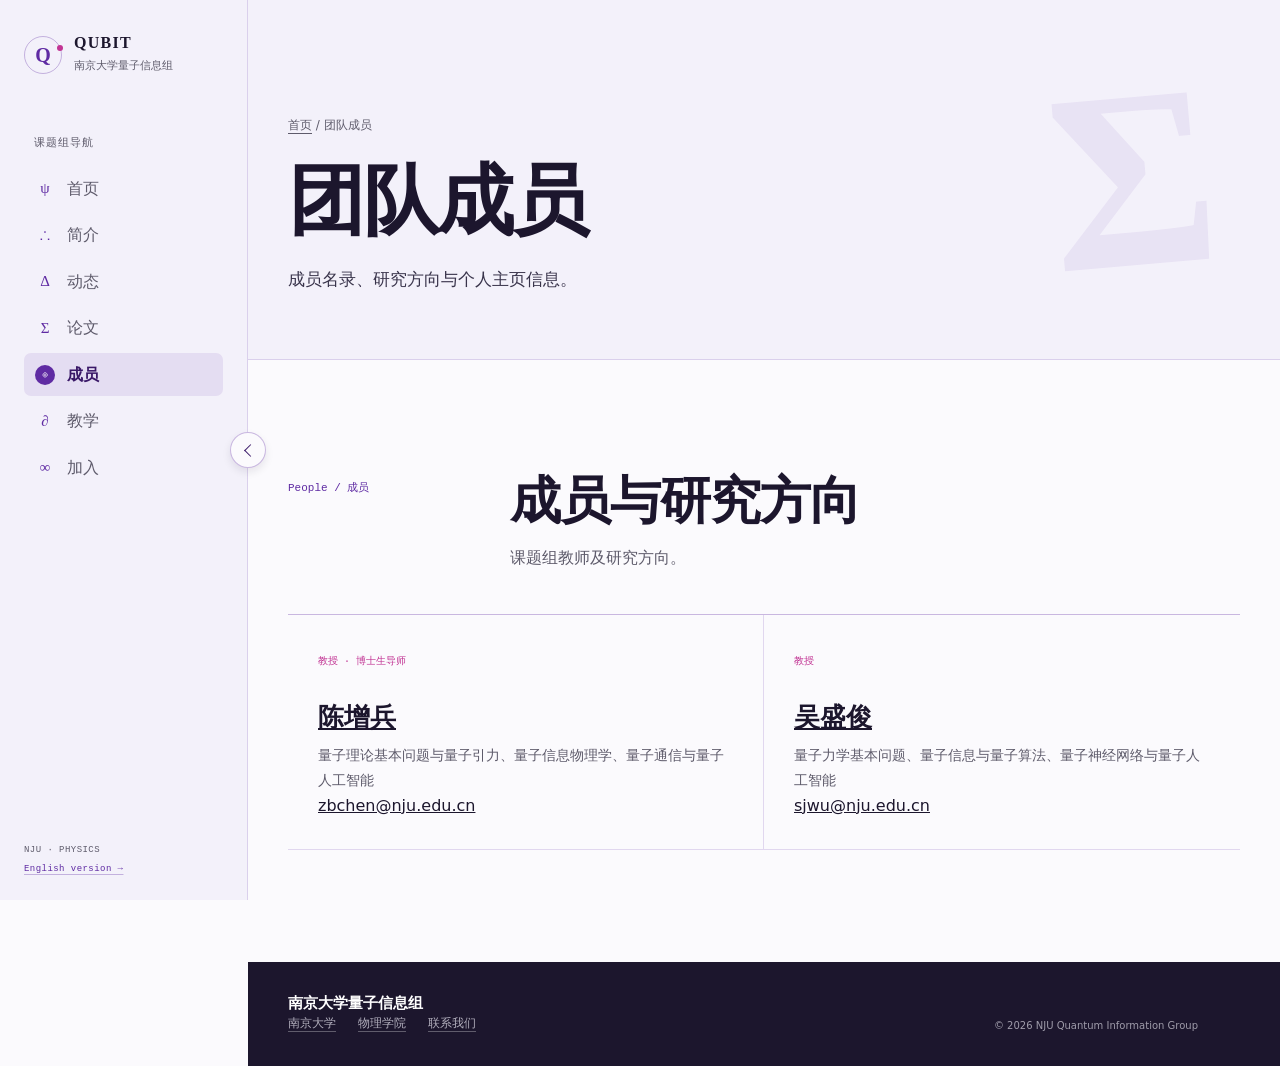
<file: membership.html>
<!doctype html>
<html lang="zh-CN">
<head><meta charset="utf-8"><meta name="viewport" content="width=device-width, initial-scale=1"><meta name="description" content="南京大学量子信息组成员"><title>团队成员 · 南京大学量子信息组</title><link rel="stylesheet" href="assets/css/site.css"></head>
<body>
<a class="skip-link" href="#main">跳至主要内容</a>
<header class="site-header"><div class="nav-shell"><a class="brand" href="index.html"><span class="brand-sigil" aria-hidden="true"><span>Q</span><i></i></span><span class="brand-copy"><strong>QUBIT</strong><span>南京大学量子信息组</span></span></a><button class="nav-toggle" type="button" aria-label="折叠侧栏" aria-expanded="true"><span></span><span></span><span></span></button><nav class="main-nav" aria-label="主导航"><a href="index.html">首页</a><a href="intro.html">简介</a><a href="news.html">动态</a><a href="paper.html">论文</a><a href="membership.html">成员</a><a href="teaching.html">教学</a><a href="joinus.html">加入</a></nav><div class="nav-foot"><span>NJU · PHYSICS</span><a href="en/membership.html" lang="en">English version →</a></div></div></header>
<main id="main">
  <header class="page-hero" data-symbol="Σ"><div class="container"><p class="breadcrumbs"><a href="index.html">首页</a> / 团队成员</p><h1>团队成员</h1><p class="page-lead">成员名录、研究方向与个人主页信息。</p></div></header>
  <section class="section"><div class="container"><div class="section-head reveal"><p class="section-kicker">People / 成员</p><div><h2 class="section-title">成员与研究方向</h2><p class="section-intro">课题组教师及研究方向。</p></div></div><div class="people-grid reveal" id="members-root" aria-live="polite"></div></div></section>
</main>
<footer class="site-footer"><div class="container footer-grid"><div><div class="footer-title">南京大学量子信息组</div><div class="footer-links"><a href="https://www.nju.edu.cn">南京大学</a><a href="https://physics.nju.edu.cn">物理学院</a><a href="joinus.html">联系我们</a></div></div><div class="footer-meta">© 2026 NJU Quantum Information Group</div></div></footer>
<script src="assets/data/site-data.js" defer></script><script src="assets/js/site.js" defer></script>
</body></html>
</file>
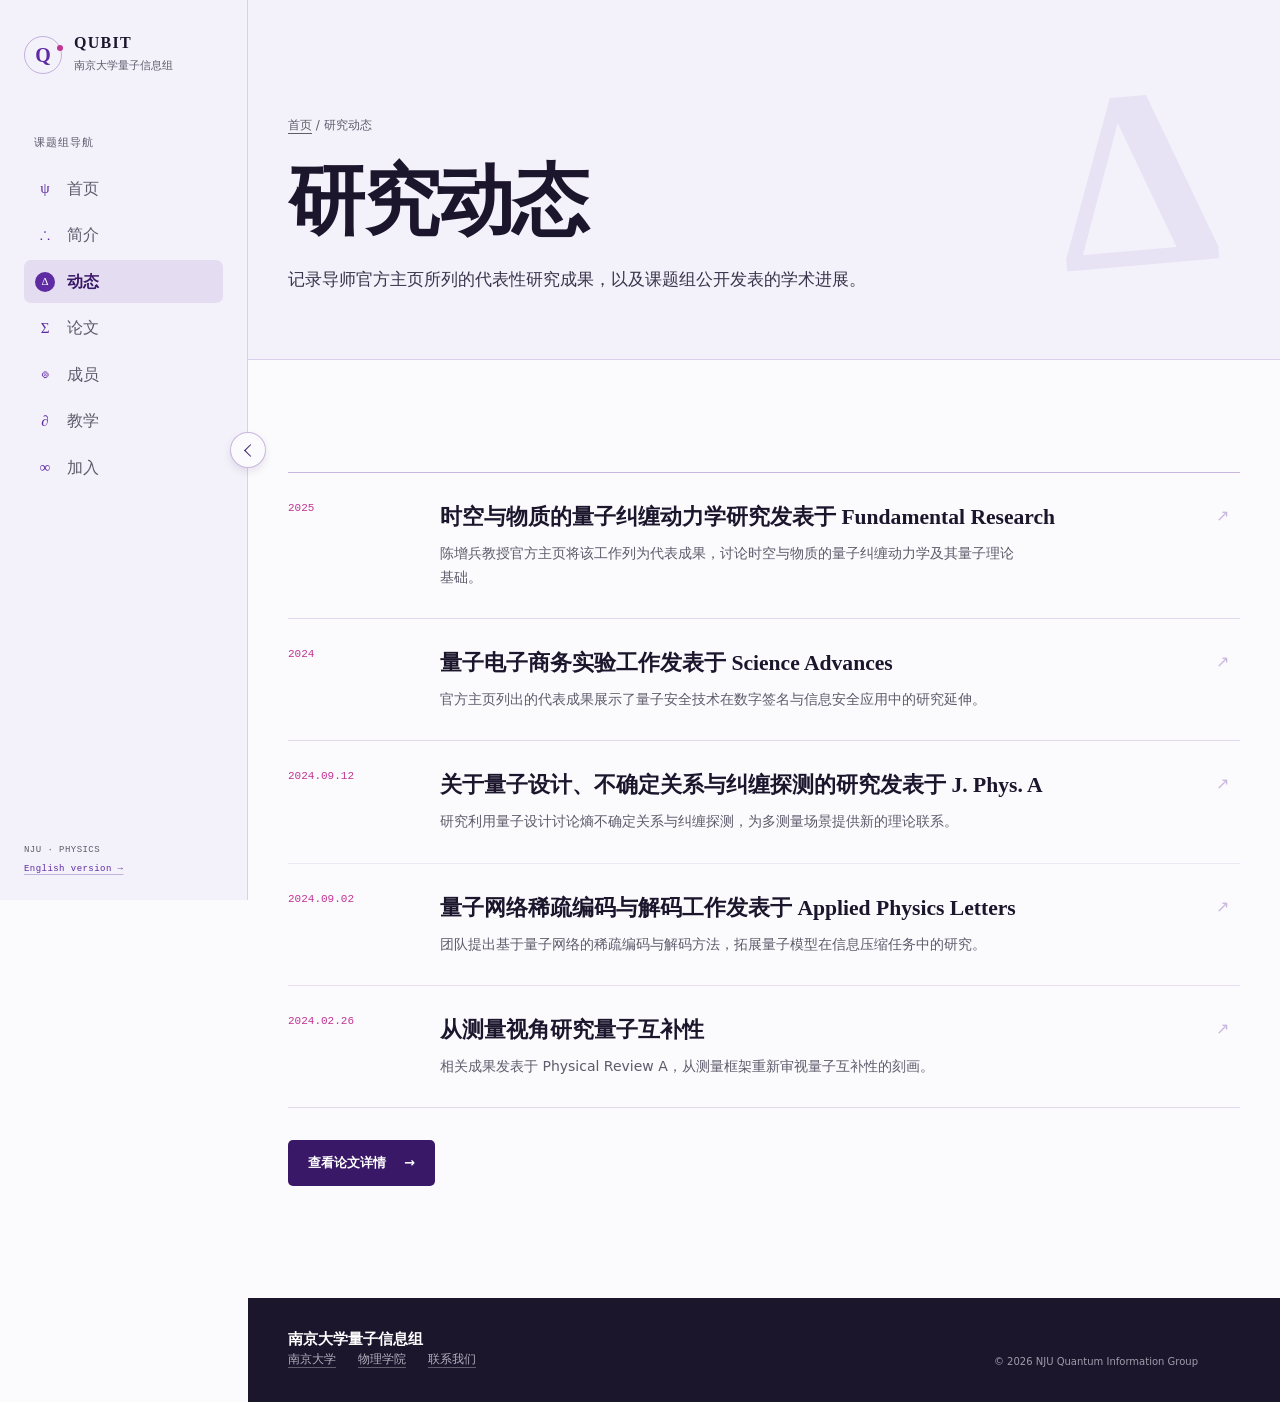
<file: news.html>
<!doctype html>
<html lang="zh-CN"><head><meta charset="utf-8"><meta name="viewport" content="width=device-width, initial-scale=1"><meta name="description" content="南京大学量子信息组研究动态"><title>研究动态 · 南京大学量子信息组</title><link rel="stylesheet" href="assets/css/site.css"></head><body>
<a class="skip-link" href="#main">跳至主要内容</a><header class="site-header"><div class="nav-shell"><a class="brand" href="index.html"><span class="brand-sigil" aria-hidden="true"><span>Q</span><i></i></span><span class="brand-copy"><strong>QUBIT</strong><span>南京大学量子信息组</span></span></a><button class="nav-toggle" type="button" aria-label="折叠侧栏" aria-expanded="true"><span></span><span></span><span></span></button><nav class="main-nav" aria-label="主导航"><a href="index.html">首页</a><a href="intro.html">简介</a><a href="news.html">动态</a><a href="paper.html">论文</a><a href="membership.html">成员</a><a href="teaching.html">教学</a><a href="joinus.html">加入</a></nav><div class="nav-foot"><span>NJU · PHYSICS</span><a href="en/news.html" lang="en">English version →</a></div></div></header>
<main id="main"><header class="page-hero" data-symbol="Δ"><div class="container"><p class="breadcrumbs"><a href="index.html">首页</a> / 研究动态</p><h1>研究动态</h1><p class="page-lead">记录导师官方主页所列的代表性研究成果，以及课题组公开发表的学术进展。</p></div></header><section class="section"><div class="container"><div class="timeline">
<article class="timeline-item reveal"><time class="timeline-date" datetime="2025">2025</time><div><h2>时空与物质的量子纠缠动力学研究发表于 Fundamental Research</h2><p>陈增兵教授官方主页将该工作列为代表成果，讨论时空与物质的量子纠缠动力学及其量子理论基础。</p></div></article>
<article class="timeline-item reveal"><time class="timeline-date" datetime="2024">2024</time><div><h2>量子电子商务实验工作发表于 Science Advances</h2><p>官方主页列出的代表成果展示了量子安全技术在数字签名与信息安全应用中的研究延伸。</p></div></article>
<article class="timeline-item reveal"><time class="timeline-date" datetime="2024-09-12">2024.09.12</time><div><h2>关于量子设计、不确定关系与纠缠探测的研究发表于 J. Phys. A</h2><p>研究利用量子设计讨论熵不确定关系与纠缠探测，为多测量场景提供新的理论联系。</p></div></article>
<article class="timeline-item reveal"><time class="timeline-date" datetime="2024-09-02">2024.09.02</time><div><h2>量子网络稀疏编码与解码工作发表于 Applied Physics Letters</h2><p>团队提出基于量子网络的稀疏编码与解码方法，拓展量子模型在信息压缩任务中的研究。</p></div></article>
<article class="timeline-item reveal"><time class="timeline-date" datetime="2024-02-26">2024.02.26</time><div><h2>从测量视角研究量子互补性</h2><p>相关成果发表于 Physical Review A，从测量框架重新审视量子互补性的刻画。</p></div></article>
</div><div class="hero-actions"><a class="button primary" href="paper.html">查看论文详情 <span class="arrow">→</span></a></div></div></section></main>
<footer class="site-footer"><div class="container footer-grid"><div><div class="footer-title">南京大学量子信息组</div><div class="footer-links"><a href="https://www.nju.edu.cn">南京大学</a><a href="https://physics.nju.edu.cn">物理学院</a><a href="joinus.html">联系我们</a></div></div><div class="footer-meta">© 2026 NJU Quantum Information Group</div></div></footer><script src="assets/js/site.js" defer></script></body></html>
</file>
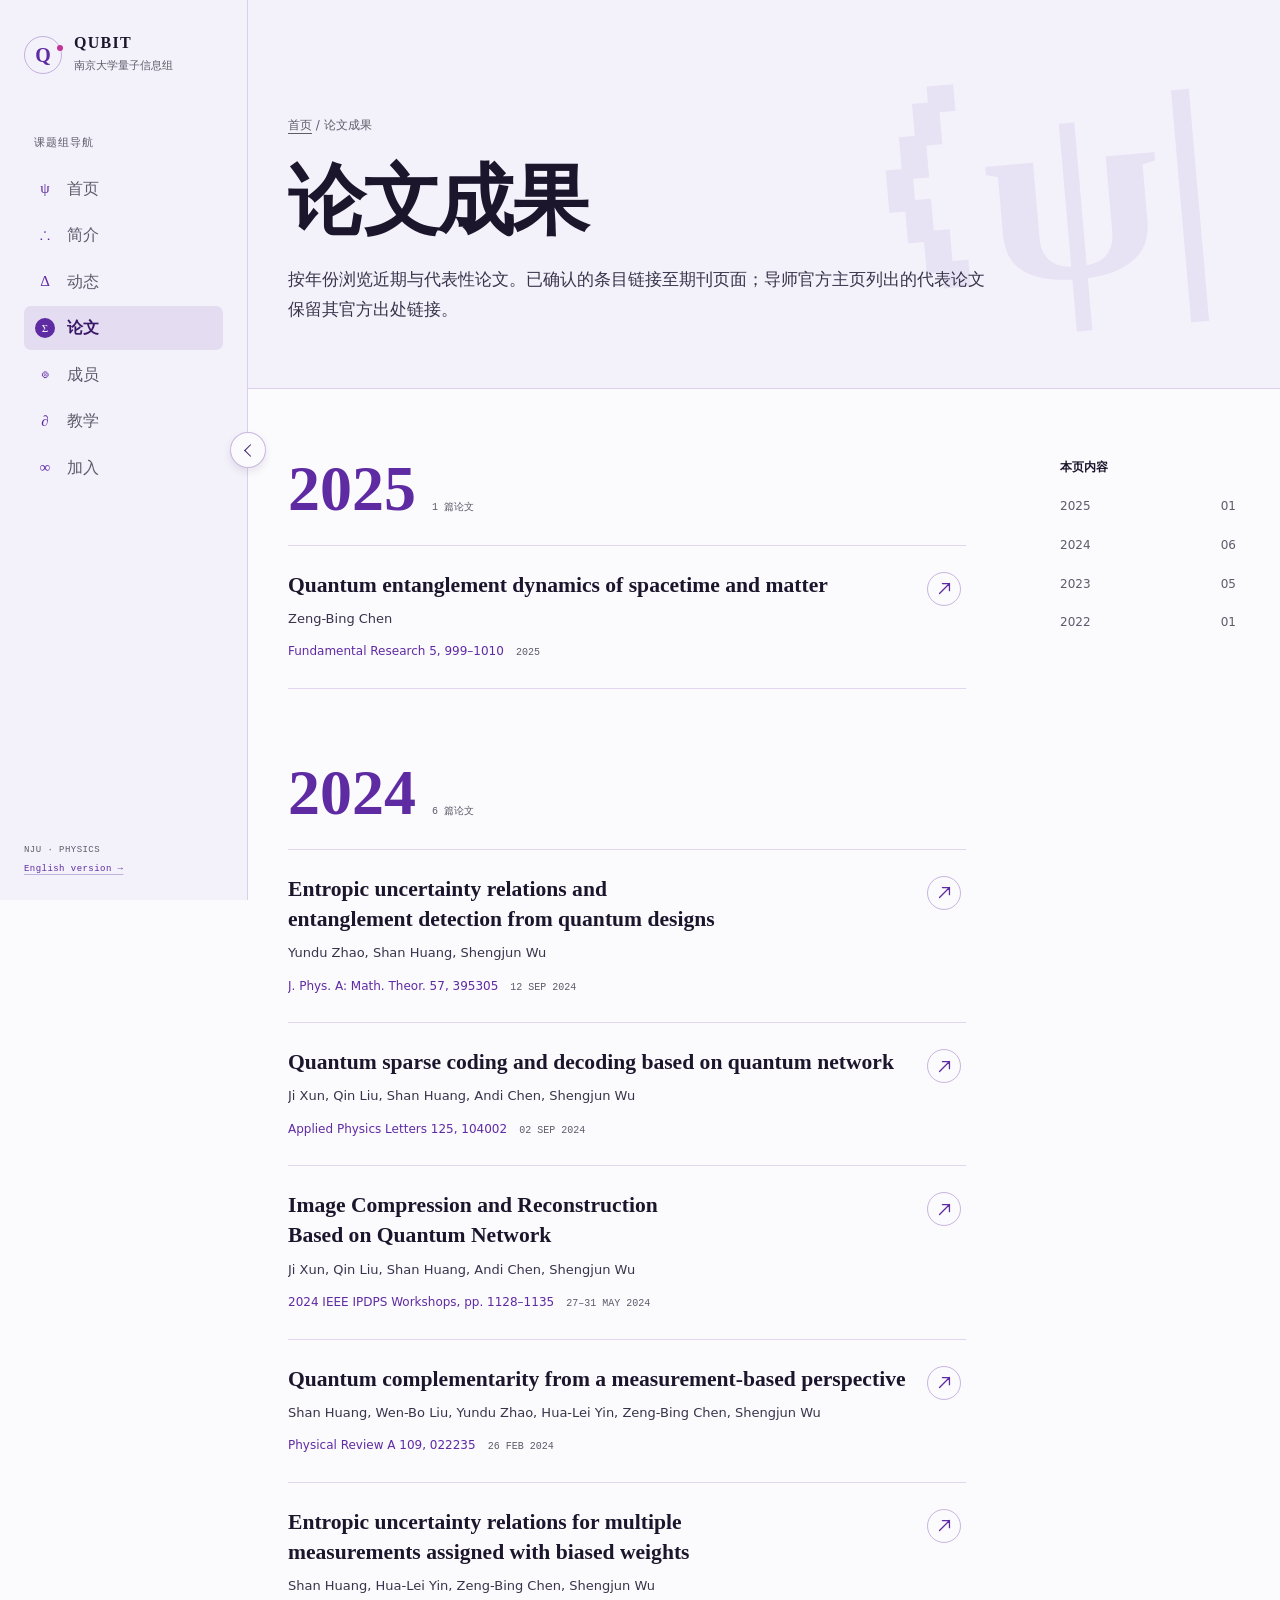
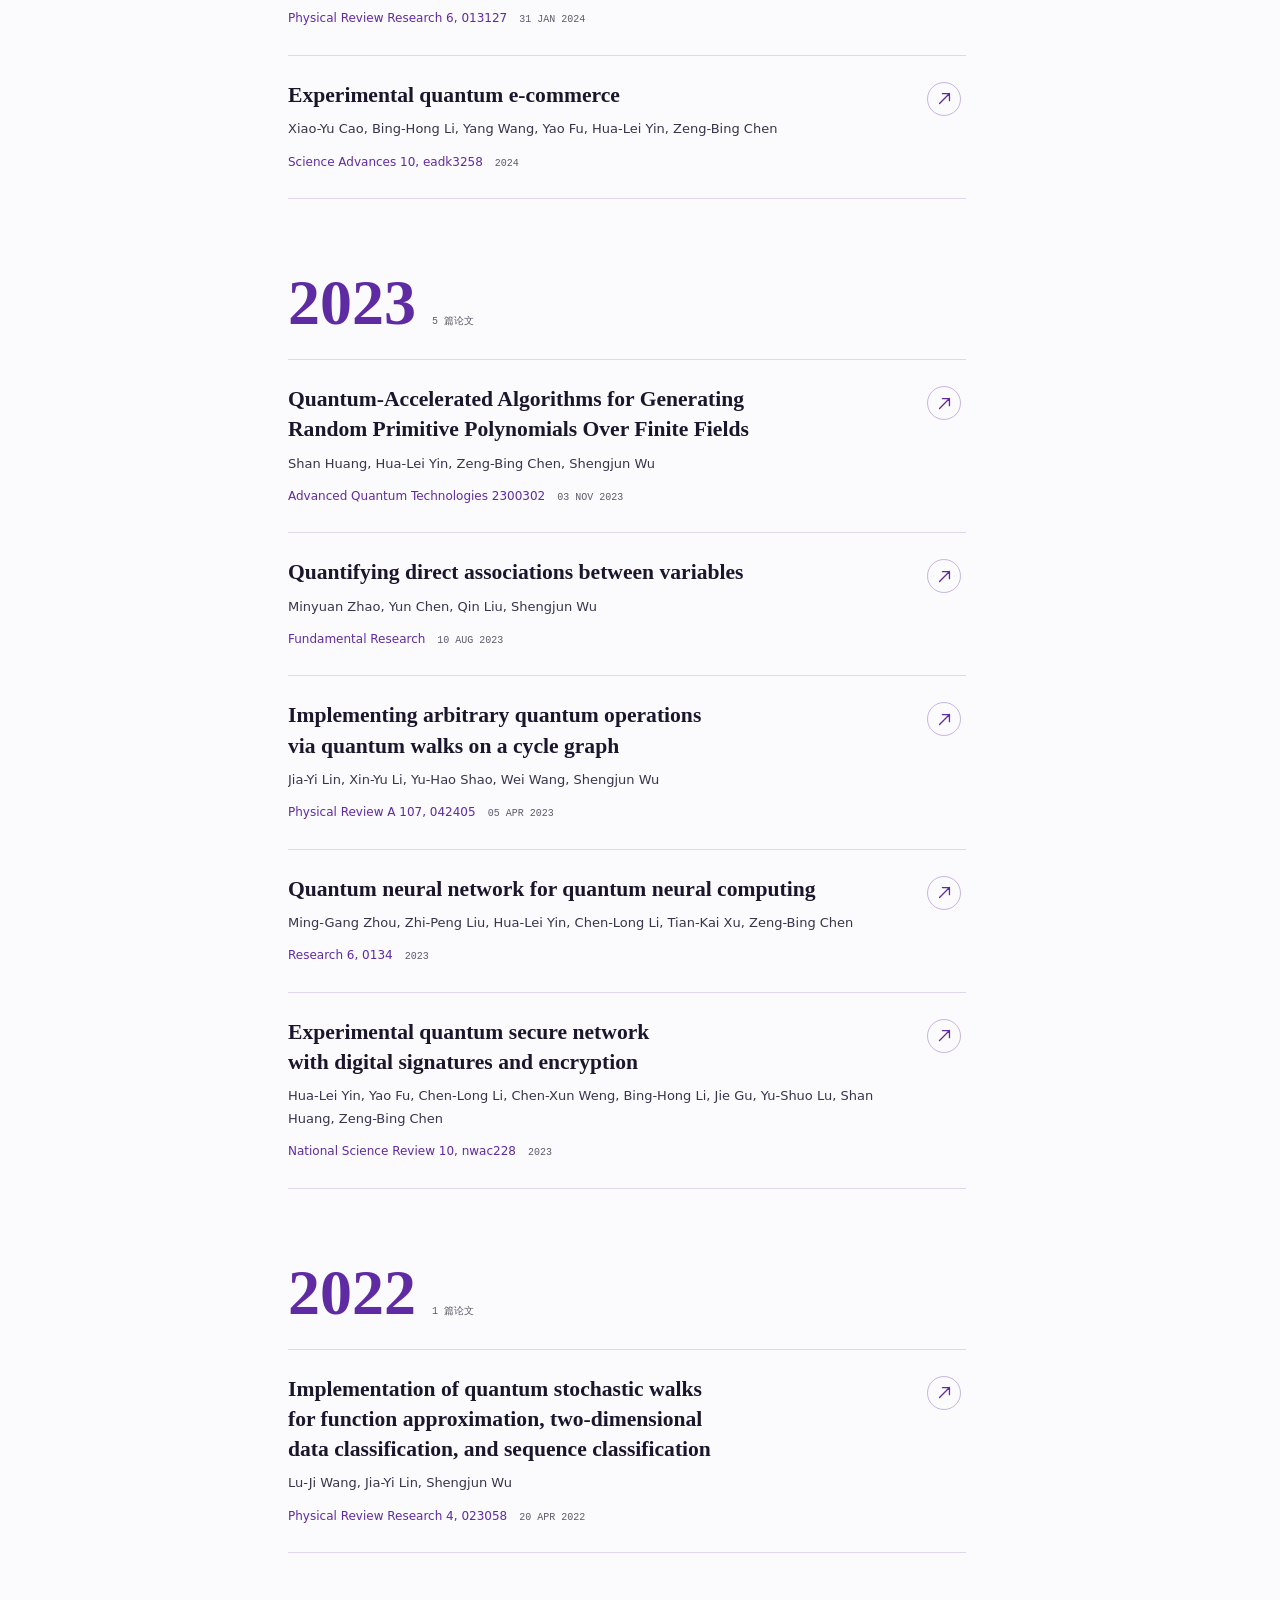
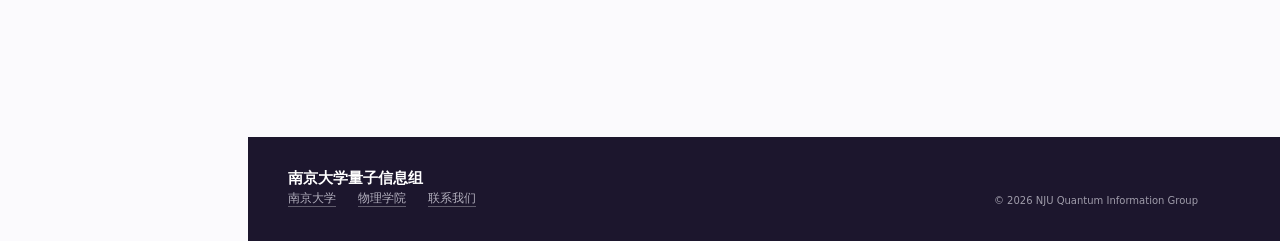
<file: paper.html>
<!doctype html>
<html lang="zh-CN">
<head><meta charset="utf-8"><meta name="viewport" content="width=device-width, initial-scale=1"><meta name="description" content="南京大学量子信息组论文成果"><title>论文成果 · 南京大学量子信息组</title><link rel="stylesheet" href="assets/css/site.css"></head>
<body>
<a class="skip-link" href="#main">跳至主要内容</a>
<header class="site-header"><div class="nav-shell"><a class="brand" href="index.html"><span class="brand-sigil" aria-hidden="true"><span>Q</span><i></i></span><span class="brand-copy"><strong>QUBIT</strong><span>南京大学量子信息组</span></span></a><button class="nav-toggle" type="button" aria-label="折叠侧栏" aria-expanded="true"><span></span><span></span><span></span></button><nav class="main-nav" aria-label="主导航"><a href="index.html">首页</a><a href="intro.html">简介</a><a href="news.html">动态</a><a href="paper.html">论文</a><a href="membership.html">成员</a><a href="teaching.html">教学</a><a href="joinus.html">加入</a></nav><div class="nav-foot"><span>NJU · PHYSICS</span><a href="en/paper.html" lang="en">English version →</a></div></div></header>
<main id="main">
  <header class="page-hero" data-symbol="⟨ψ|"><div class="container"><p class="breadcrumbs"><a href="index.html">首页</a> / 论文成果</p><h1>论文成果</h1><p class="page-lead">按年份浏览近期与代表性论文。已确认的条目链接至期刊页面；导师官方主页列出的代表论文保留其官方出处链接。</p></div></header>
  <section class="section publications"><div class="container content-grid"><aside class="side-index" id="publication-years" aria-label="按年份浏览"></aside><div id="publications-root" aria-live="polite"></div></div></section>
</main>
<footer class="site-footer"><div class="container footer-grid"><div><div class="footer-title">南京大学量子信息组</div><div class="footer-links"><a href="https://www.nju.edu.cn">南京大学</a><a href="https://physics.nju.edu.cn">物理学院</a><a href="joinus.html">联系我们</a></div></div><div class="footer-meta">© 2026 NJU Quantum Information Group</div></div></footer>
<script src="assets/data/site-data.js" defer></script><script src="assets/js/site.js" defer></script>
</body></html>
</file>
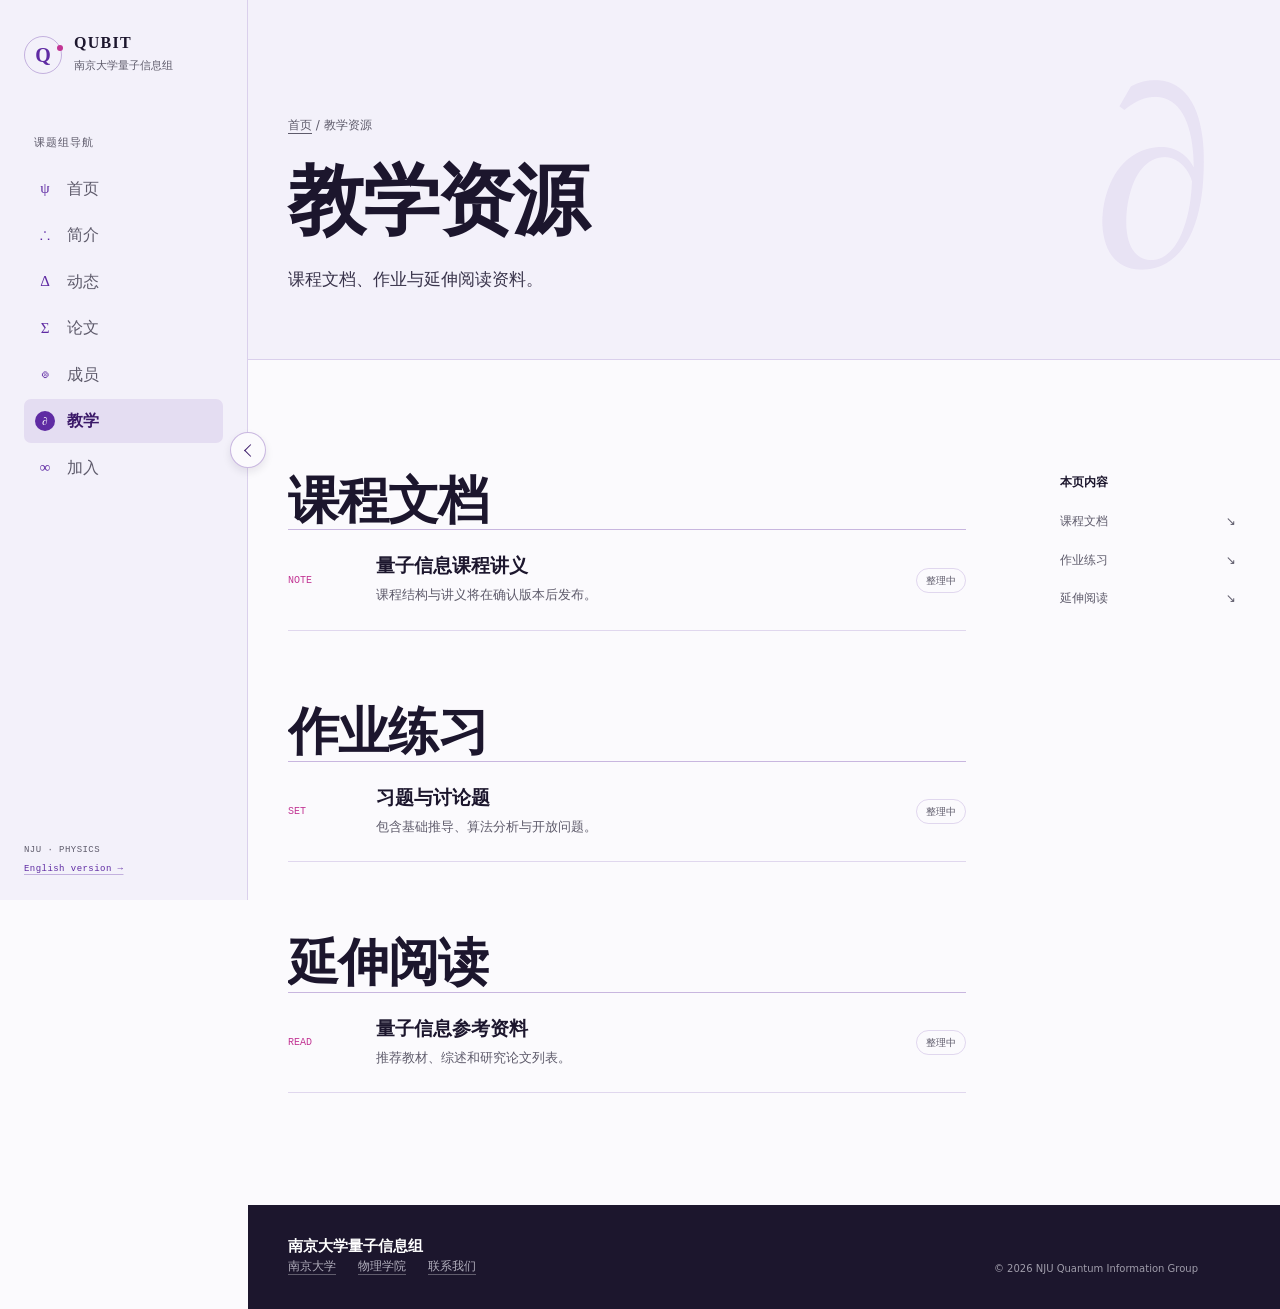
<file: teaching.html>
<!doctype html>
<html lang="zh-CN"><head><meta charset="utf-8"><meta name="viewport" content="width=device-width, initial-scale=1"><meta name="description" content="南京大学量子信息组教学资料"><title>教学资源 · 南京大学量子信息组</title><link rel="stylesheet" href="assets/css/site.css"></head><body>
<a class="skip-link" href="#main">跳至主要内容</a><header class="site-header"><div class="nav-shell"><a class="brand" href="index.html"><span class="brand-sigil" aria-hidden="true"><span>Q</span><i></i></span><span class="brand-copy"><strong>QUBIT</strong><span>南京大学量子信息组</span></span></a><button class="nav-toggle" type="button" aria-label="折叠侧栏" aria-expanded="true"><span></span><span></span><span></span></button><nav class="main-nav" aria-label="主导航"><a href="index.html">首页</a><a href="intro.html">简介</a><a href="news.html">动态</a><a href="paper.html">论文</a><a href="membership.html">成员</a><a href="teaching.html">教学</a><a href="joinus.html">加入</a></nav><div class="nav-foot"><span>NJU · PHYSICS</span><a href="en/teaching.html" lang="en">English version →</a></div></div></header>
<main id="main"><header class="page-hero" data-symbol="∂"><div class="container"><p class="breadcrumbs"><a href="index.html">首页</a> / 教学资源</p><h1>教学资源</h1><p class="page-lead">课程文档、作业与延伸阅读资料。</p></div></header>
<section class="section"><div class="container content-grid"><aside class="side-index"><a href="#documents">课程文档 <span>↘</span></a><a href="#homework">作业练习 <span>↘</span></a><a href="#reading">延伸阅读 <span>↘</span></a></aside><div>
<div id="documents" class="reveal"><h2 class="section-title" style="font-size:clamp(2rem,4vw,3.6rem)">课程文档</h2><div class="resource-list"><div class="resource-row"><span class="resource-type">NOTE</span><div><h3>量子信息课程讲义</h3><p>课程结构与讲义将在确认版本后发布。</p></div><span class="status">整理中</span></div></div></div>
<div id="homework" class="reveal" style="margin-top:72px"><h2 class="section-title" style="font-size:clamp(2rem,4vw,3.6rem)">作业练习</h2><div class="resource-list"><div class="resource-row"><span class="resource-type">SET</span><div><h3>习题与讨论题</h3><p>包含基础推导、算法分析与开放问题。</p></div><span class="status">整理中</span></div></div></div>
<div id="reading" class="reveal" style="margin-top:72px"><h2 class="section-title" style="font-size:clamp(2rem,4vw,3.6rem)">延伸阅读</h2><div class="resource-list"><div class="resource-row"><span class="resource-type">READ</span><div><h3>量子信息参考资料</h3><p>推荐教材、综述和研究论文列表。</p></div><span class="status">整理中</span></div></div></div>
</div></div></section></main>
<footer class="site-footer"><div class="container footer-grid"><div><div class="footer-title">南京大学量子信息组</div><div class="footer-links"><a href="https://www.nju.edu.cn">南京大学</a><a href="https://physics.nju.edu.cn">物理学院</a><a href="joinus.html">联系我们</a></div></div><div class="footer-meta">© 2026 NJU Quantum Information Group</div></div></footer><script src="assets/js/site.js" defer></script></body></html>
</file>
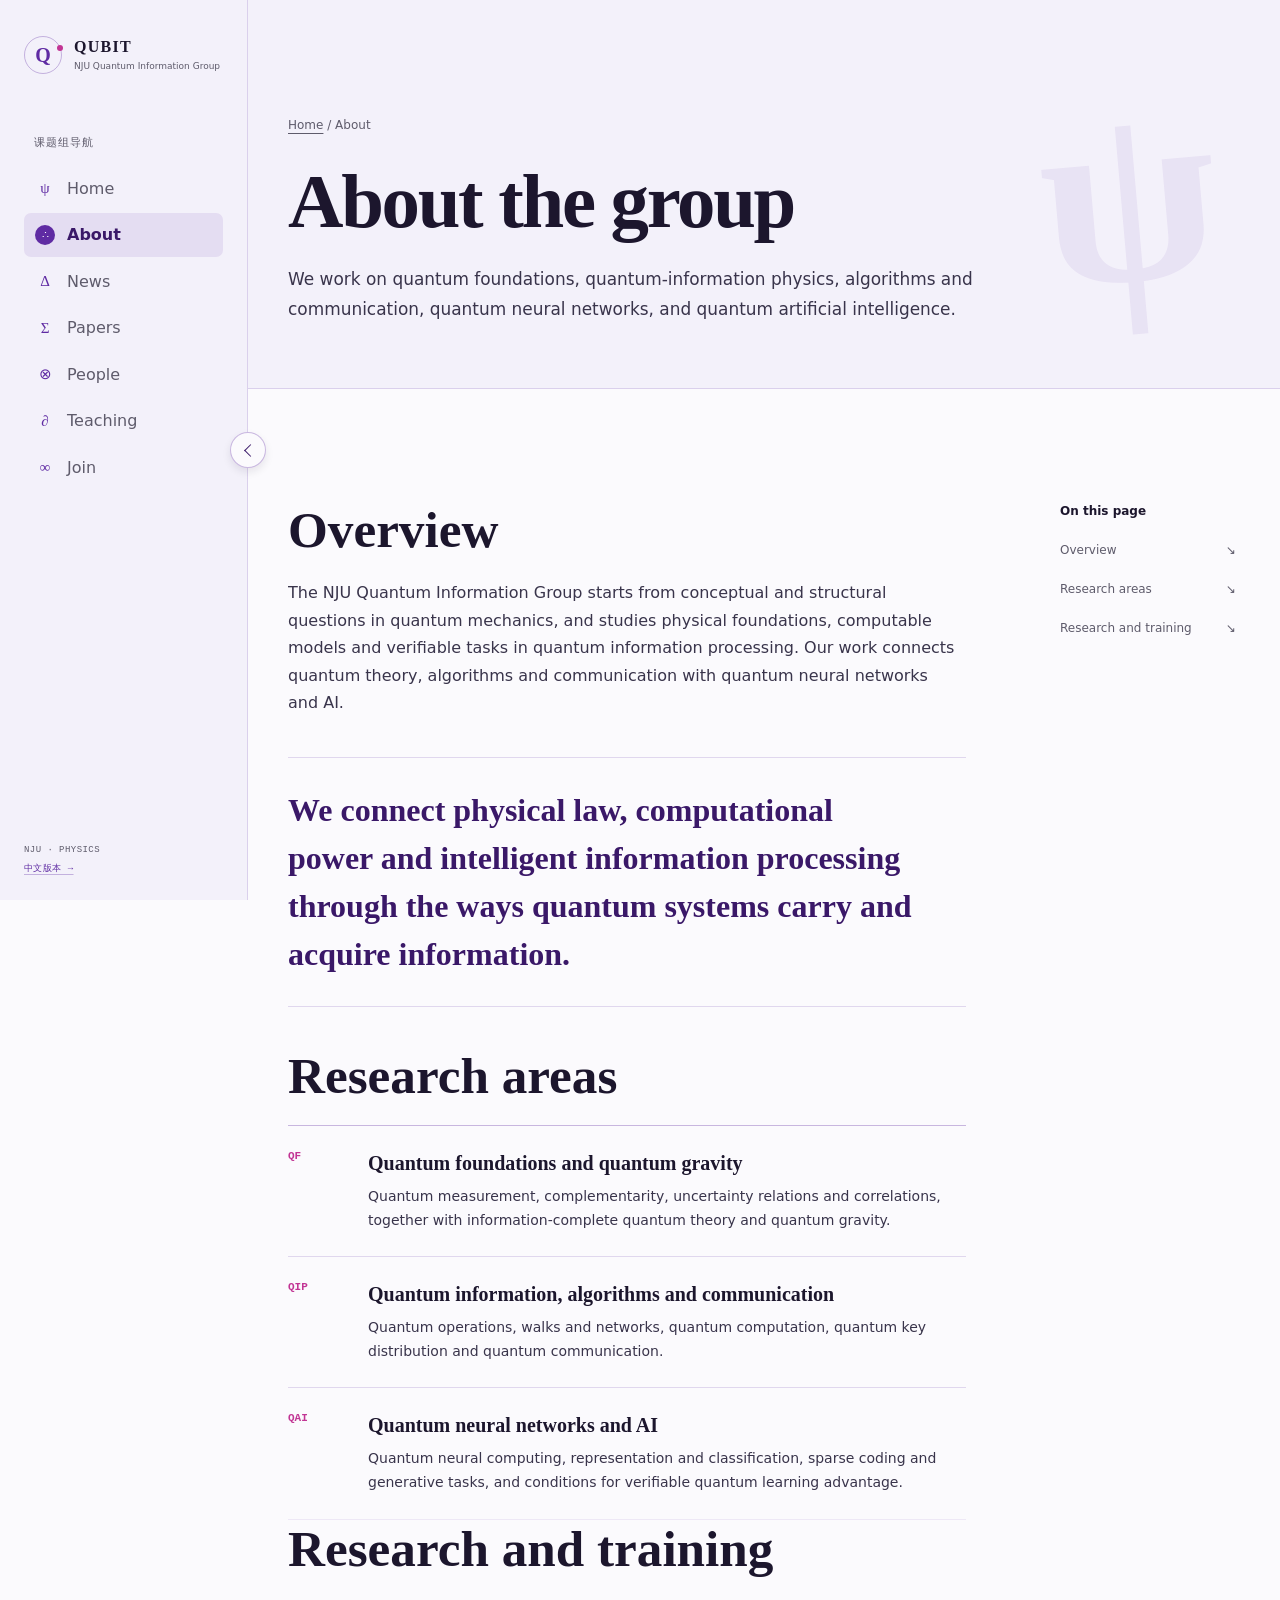
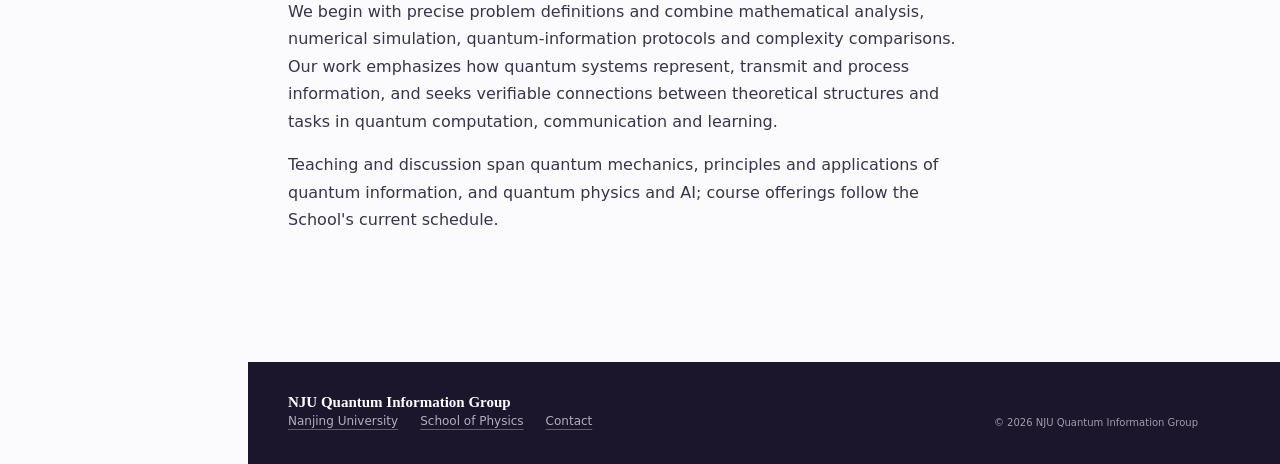
<file: en/intro.html>
<!doctype html>
<html lang="en"><head><meta charset="utf-8"><meta name="viewport" content="width=device-width, initial-scale=1"><meta name="description" content="Research overview and faculty information for the NJU Quantum Information Group"><title>About · NJU Quantum Information Group</title><link rel="stylesheet" href="../assets/css/site.css"></head><body>
<a class="skip-link" href="#main">Skip to content</a><header class="site-header"><div class="nav-shell"><a class="brand" href="index.html"><span class="brand-sigil" aria-hidden="true"><span>Q</span><i></i></span><span class="brand-copy"><strong>QUBIT</strong><span>NJU Quantum Information Group</span></span></a><button class="nav-toggle" type="button" aria-label="Collapse navigation" aria-expanded="true"><span></span><span></span><span></span></button><nav class="main-nav" aria-label="Main navigation"><a href="index.html">Home</a><a href="intro.html">About</a><a href="news.html">News</a><a href="paper.html">Papers</a><a href="membership.html">People</a><a href="teaching.html">Teaching</a><a href="joinus.html">Join</a></nav><div class="nav-foot"><span>NJU · PHYSICS</span><a href="../intro.html" lang="zh-CN">中文版本 →</a></div></div></header>
<main id="main"><header class="page-hero" data-symbol="ψ"><div class="container"><p class="breadcrumbs"><a href="index.html">Home</a> / About</p><h1>About the group</h1><p class="page-lead">We work on quantum foundations, quantum-information physics, algorithms and communication, quantum neural networks, and quantum artificial intelligence.</p></div></header><section class="section"><div class="container content-grid"><aside class="side-index" aria-label="On this page"><a href="#about">Overview <span>↘</span></a><a href="#directions">Research areas <span>↘</span></a><a href="#method">Research and training <span>↘</span></a></aside><article class="prose">
<div id="about" class="reveal"><h2>Overview</h2><p>The NJU Quantum Information Group starts from conceptual and structural questions in quantum mechanics, and studies physical foundations, computable models and verifiable tasks in quantum information processing. Our work connects quantum theory, algorithms and communication with quantum neural networks and AI.</p><p class="statement">We connect physical law, computational power and intelligent information processing through the ways quantum systems carry and acquire information.</p></div>
<div id="directions" class="reveal"><h2>Research areas</h2><div class="topic-list"><div class="topic"><b>QF</b><div><h3>Quantum foundations and quantum gravity</h3><p>Quantum measurement, complementarity, uncertainty relations and correlations, together with information-complete quantum theory and quantum gravity.</p></div></div><div class="topic"><b>QIP</b><div><h3>Quantum information, algorithms and communication</h3><p>Quantum operations, walks and networks, quantum computation, quantum key distribution and quantum communication.</p></div></div><div class="topic"><b>QAI</b><div><h3>Quantum neural networks and AI</h3><p>Quantum neural computing, representation and classification, sparse coding and generative tasks, and conditions for verifiable quantum learning advantage.</p></div></div></div></div>
<div id="method" class="reveal"><h2>Research and training</h2><p>We begin with precise problem definitions and combine mathematical analysis, numerical simulation, quantum-information protocols and complexity comparisons. Our work emphasizes how quantum systems represent, transmit and process information, and seeks verifiable connections between theoretical structures and tasks in quantum computation, communication and learning.</p><p>Teaching and discussion span quantum mechanics, principles and applications of quantum information, and quantum physics and AI; course offerings follow the School's current schedule.</p></div>
</article></div></section></main><footer class="site-footer"><div class="container footer-grid"><div><div class="footer-title">NJU Quantum Information Group</div><div class="footer-links"><a href="https://www.nju.edu.cn">Nanjing University</a><a href="https://physics.nju.edu.cn">School of Physics</a><a href="joinus.html">Contact</a></div></div><div class="footer-meta">© 2026 NJU Quantum Information Group</div></div></footer><script src="../assets/js/site.js" defer></script></body></html>
</file>
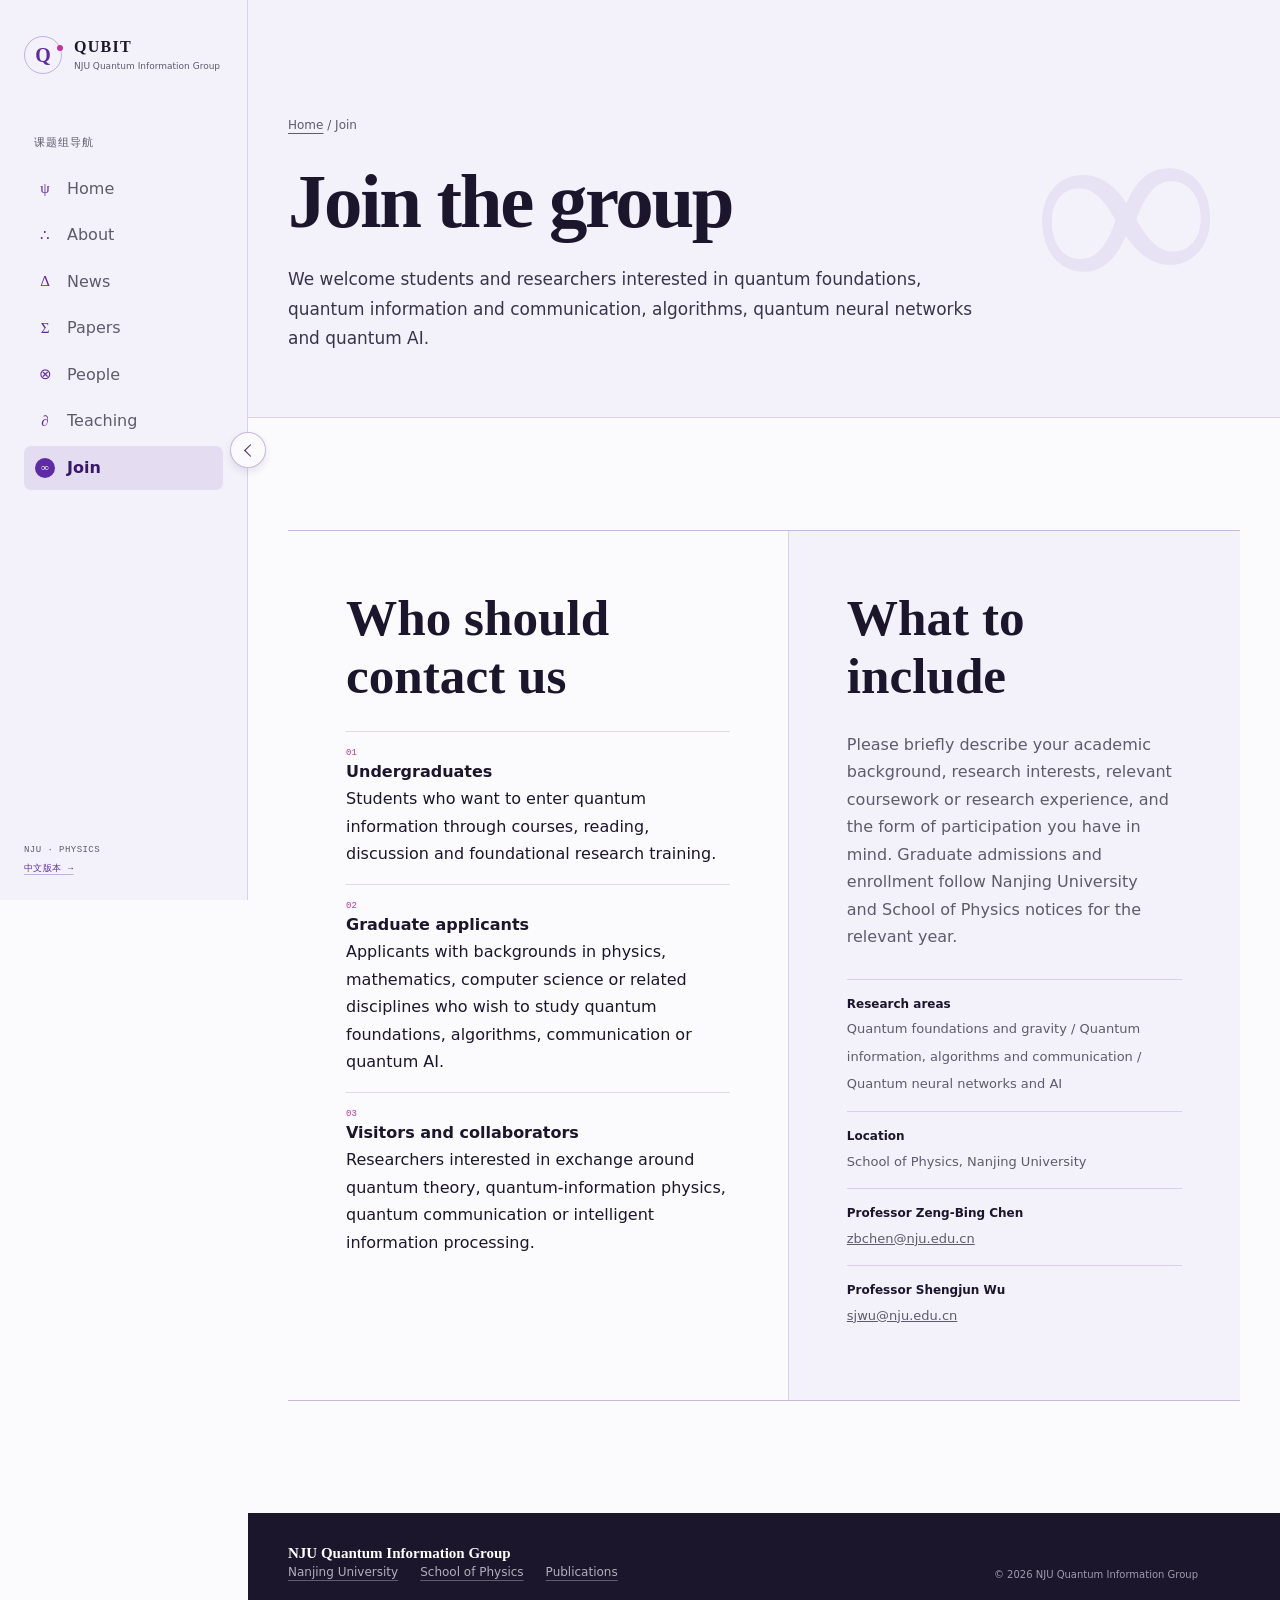
<file: en/joinus.html>
<!doctype html>
<html lang="en"><head><meta charset="utf-8"><meta name="viewport" content="width=device-width, initial-scale=1"><meta name="description" content="Join or collaborate with the NJU Quantum Information Group"><title>Join · NJU Quantum Information Group</title><link rel="stylesheet" href="../assets/css/site.css"></head><body>
<a class="skip-link" href="#main">Skip to content</a><header class="site-header"><div class="nav-shell"><a class="brand" href="index.html"><span class="brand-sigil" aria-hidden="true"><span>Q</span><i></i></span><span class="brand-copy"><strong>QUBIT</strong><span>NJU Quantum Information Group</span></span></a><button class="nav-toggle" type="button" aria-label="Collapse navigation" aria-expanded="true"><span></span><span></span><span></span></button><nav class="main-nav" aria-label="Main navigation"><a href="index.html">Home</a><a href="intro.html">About</a><a href="news.html">News</a><a href="paper.html">Papers</a><a href="membership.html">People</a><a href="teaching.html">Teaching</a><a href="joinus.html">Join</a></nav><div class="nav-foot"><span>NJU · PHYSICS</span><a href="../joinus.html" lang="zh-CN">中文版本 →</a></div></div></header>
<main id="main"><header class="page-hero" data-symbol="∞"><div class="container"><p class="breadcrumbs"><a href="index.html">Home</a> / Join</p><h1>Join the group</h1><p class="page-lead">We welcome students and researchers interested in quantum foundations, quantum information and communication, algorithms, quantum neural networks and quantum AI.</p></div></header><section class="section"><div class="container"><div class="contact-panel reveal"><div><h2>Who should contact us</h2><ol class="position-list"><li><strong>Undergraduates</strong><br>Students who want to enter quantum information through courses, reading, discussion and foundational research training.</li><li><strong>Graduate applicants</strong><br>Applicants with backgrounds in physics, mathematics, computer science or related disciplines who wish to study quantum foundations, algorithms, communication or quantum AI.</li><li><strong>Visitors and collaborators</strong><br>Researchers interested in exchange around quantum theory, quantum-information physics, quantum communication or intelligent information processing.</li></ol></div><div><h2>What to include</h2><p>Please briefly describe your academic background, research interests, relevant coursework or research experience, and the form of participation you have in mind. Graduate admissions and enrollment follow Nanjing University and School of Physics notices for the relevant year.</p><ul class="contact-list"><li><strong>Research areas</strong><span>Quantum foundations and gravity / Quantum information, algorithms and communication / Quantum neural networks and AI</span></li><li><strong>Location</strong><span>School of Physics, Nanjing University</span></li><li><strong>Professor Zeng-Bing Chen</strong><span><a href="mailto:zbchen@nju.edu.cn">zbchen@nju.edu.cn</a></span></li><li><strong>Professor Shengjun Wu</strong><span><a href="mailto:sjwu@nju.edu.cn">sjwu@nju.edu.cn</a></span></li></ul></div></div></div></section></main>
<footer class="site-footer"><div class="container footer-grid"><div><div class="footer-title">NJU Quantum Information Group</div><div class="footer-links"><a href="https://www.nju.edu.cn">Nanjing University</a><a href="https://physics.nju.edu.cn">School of Physics</a><a href="paper.html">Publications</a></div></div><div class="footer-meta">© 2026 NJU Quantum Information Group</div></div></footer><script src="../assets/js/site.js" defer></script></body></html>
</file>
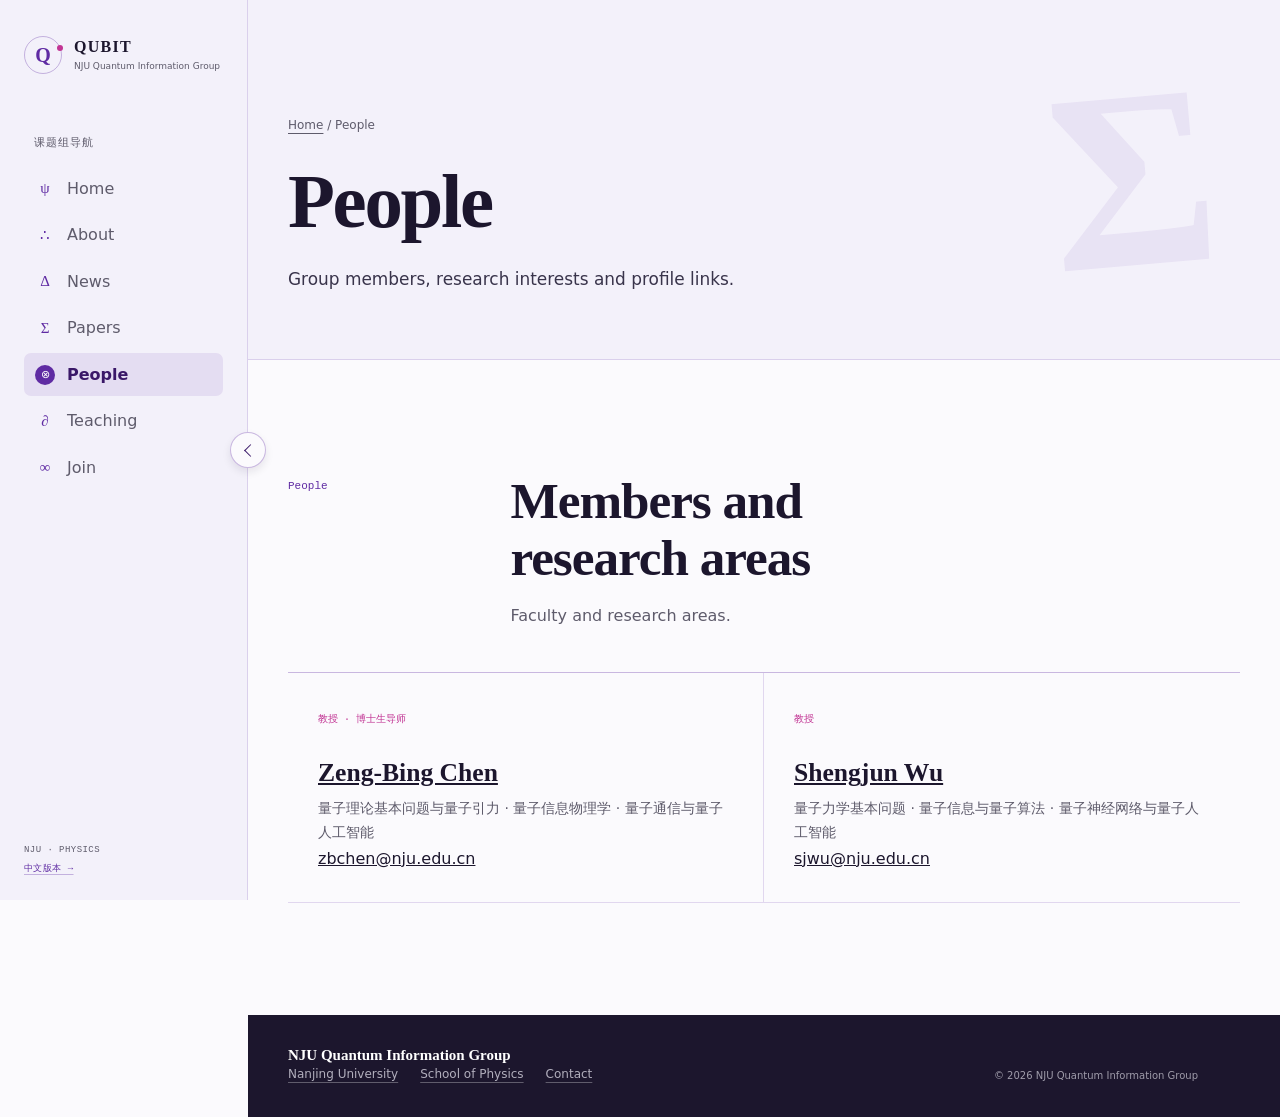
<file: en/membership.html>
<!doctype html><html lang="en"><head><meta charset="utf-8"><meta name="viewport" content="width=device-width, initial-scale=1"><meta name="description" content="Members of the NJU Quantum Information Group"><title>People · NJU Quantum Information Group</title><link rel="stylesheet" href="../assets/css/site.css"></head><body>
<a class="skip-link" href="#main">Skip to content</a><header class="site-header"><div class="nav-shell"><a class="brand" href="index.html"><span class="brand-sigil" aria-hidden="true"><span>Q</span><i></i></span><span class="brand-copy"><strong>QUBIT</strong><span>NJU Quantum Information Group</span></span></a><button class="nav-toggle" type="button" aria-label="Collapse navigation" aria-expanded="true"><span></span><span></span><span></span></button><nav class="main-nav" aria-label="Main navigation"><a href="index.html">Home</a><a href="intro.html">About</a><a href="news.html">News</a><a href="paper.html">Papers</a><a href="membership.html">People</a><a href="teaching.html">Teaching</a><a href="joinus.html">Join</a></nav><div class="nav-foot"><span>NJU · PHYSICS</span><a href="../membership.html" lang="zh-CN">中文版本 →</a></div></div></header>
<main id="main"><header class="page-hero" data-symbol="Σ"><div class="container"><p class="breadcrumbs"><a href="index.html">Home</a> / People</p><h1>People</h1><p class="page-lead">Group members, research interests and profile links.</p></div></header><section class="section"><div class="container"><div class="section-head reveal"><p class="section-kicker">People</p><div><h2 class="section-title">Members and research areas</h2><p class="section-intro">Faculty and research areas.</p></div></div><div class="people-grid reveal" id="members-root" aria-live="polite"></div></div></section></main>
<footer class="site-footer"><div class="container footer-grid"><div><div class="footer-title">NJU Quantum Information Group</div><div class="footer-links"><a href="https://www.nju.edu.cn">Nanjing University</a><a href="https://physics.nju.edu.cn">School of Physics</a><a href="joinus.html">Contact</a></div></div><div class="footer-meta">© 2026 NJU Quantum Information Group</div></div></footer><script src="../assets/data/site-data.js" defer></script><script src="../assets/js/site.js" defer></script></body></html>
</file>
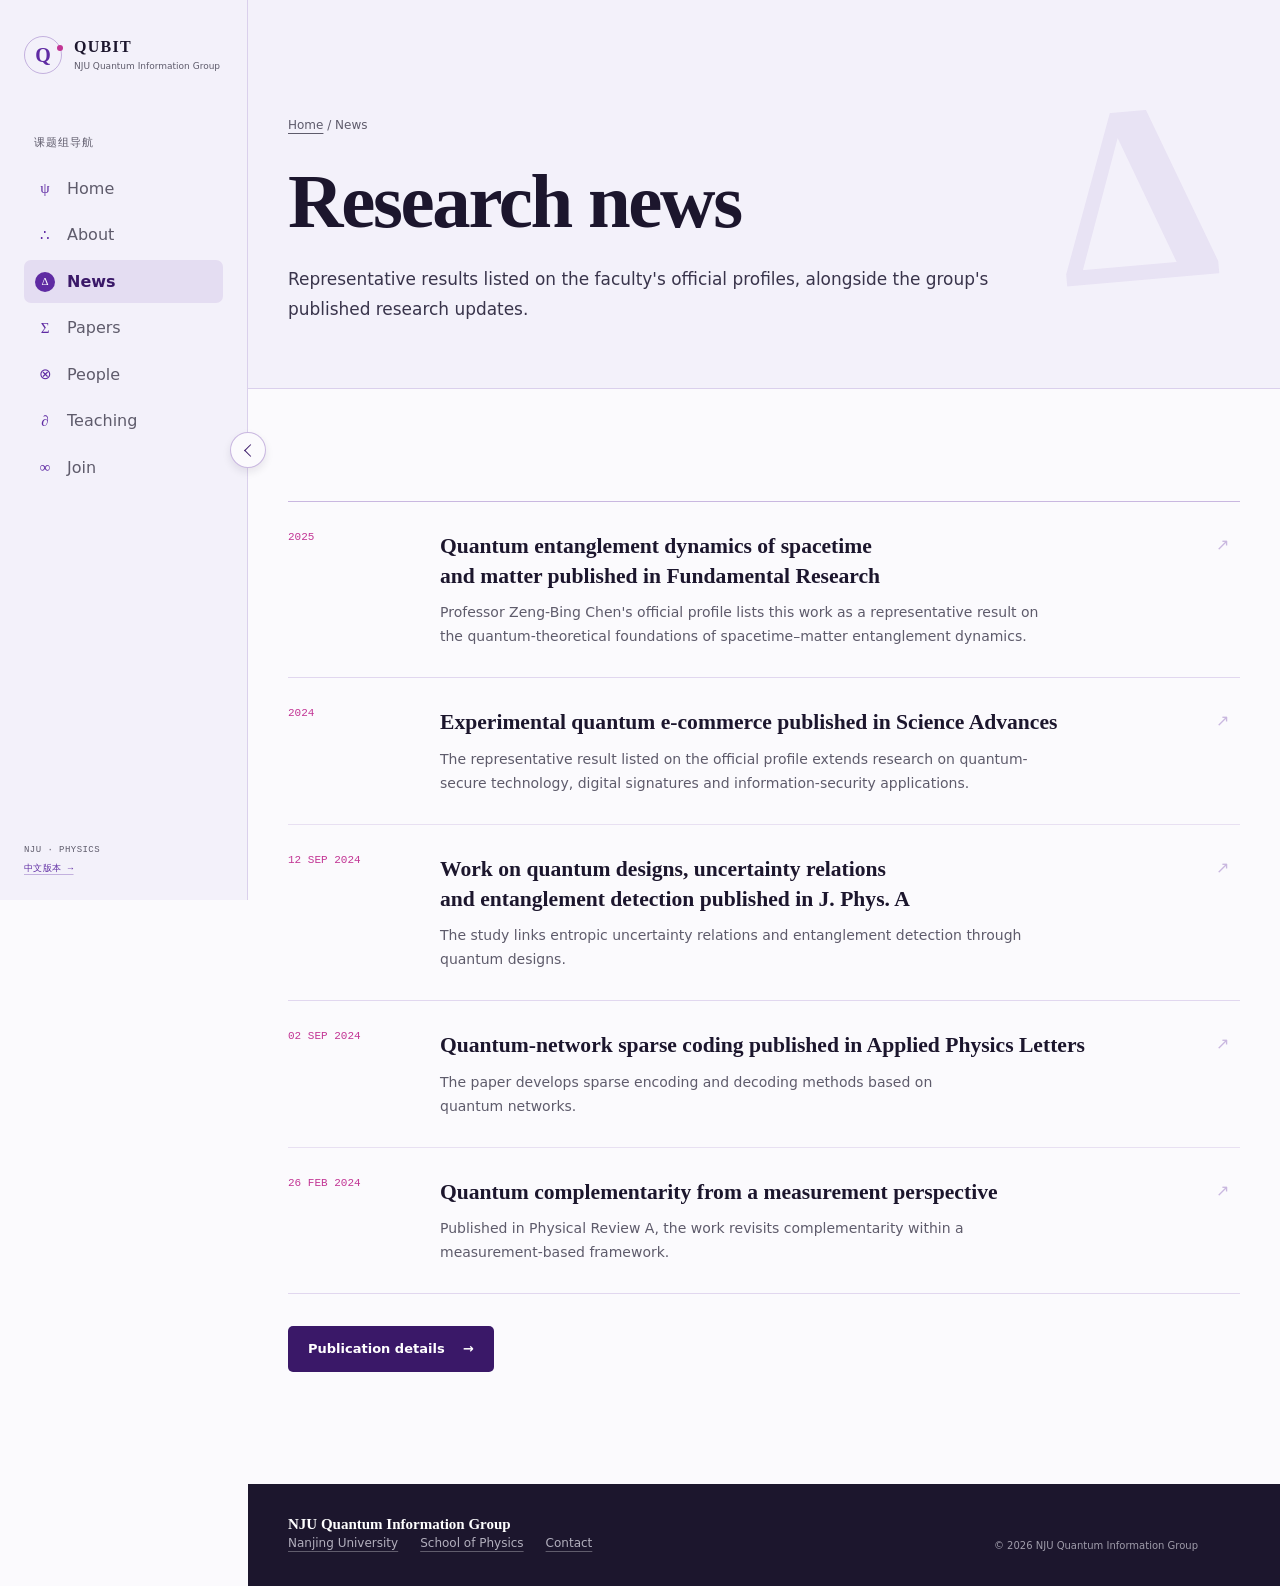
<file: en/news.html>
<!doctype html>
<html lang="en"><head><meta charset="utf-8"><meta name="viewport" content="width=device-width, initial-scale=1"><meta name="description" content="Research news from the NJU Quantum Information Group"><title>News · NJU Quantum Information Group</title><link rel="stylesheet" href="../assets/css/site.css"></head><body>
<a class="skip-link" href="#main">Skip to content</a><header class="site-header"><div class="nav-shell"><a class="brand" href="index.html"><span class="brand-sigil" aria-hidden="true"><span>Q</span><i></i></span><span class="brand-copy"><strong>QUBIT</strong><span>NJU Quantum Information Group</span></span></a><button class="nav-toggle" type="button" aria-label="Collapse navigation" aria-expanded="true"><span></span><span></span><span></span></button><nav class="main-nav" aria-label="Main navigation"><a href="index.html">Home</a><a href="intro.html">About</a><a href="news.html">News</a><a href="paper.html">Papers</a><a href="membership.html">People</a><a href="teaching.html">Teaching</a><a href="joinus.html">Join</a></nav><div class="nav-foot"><span>NJU · PHYSICS</span><a href="../news.html" lang="zh-CN">中文版本 →</a></div></div></header>
<main id="main"><header class="page-hero" data-symbol="Δ"><div class="container"><p class="breadcrumbs"><a href="index.html">Home</a> / News</p><h1>Research news</h1><p class="page-lead">Representative results listed on the faculty's official profiles, alongside the group's published research updates.</p></div></header><section class="section"><div class="container"><div class="timeline">
<article class="timeline-item reveal"><time class="timeline-date" datetime="2025">2025</time><div><h2>Quantum entanglement dynamics of spacetime and matter published in Fundamental Research</h2><p>Professor Zeng-Bing Chen's official profile lists this work as a representative result on the quantum-theoretical foundations of spacetime–matter entanglement dynamics.</p></div></article>
<article class="timeline-item reveal"><time class="timeline-date" datetime="2024">2024</time><div><h2>Experimental quantum e-commerce published in Science Advances</h2><p>The representative result listed on the official profile extends research on quantum-secure technology, digital signatures and information-security applications.</p></div></article>
<article class="timeline-item reveal"><time class="timeline-date" datetime="2024-09-12">12 SEP 2024</time><div><h2>Work on quantum designs, uncertainty relations and entanglement detection published in J. Phys. A</h2><p>The study links entropic uncertainty relations and entanglement detection through quantum designs.</p></div></article>
<article class="timeline-item reveal"><time class="timeline-date" datetime="2024-09-02">02 SEP 2024</time><div><h2>Quantum-network sparse coding published in Applied Physics Letters</h2><p>The paper develops sparse encoding and decoding methods based on quantum networks.</p></div></article>
<article class="timeline-item reveal"><time class="timeline-date" datetime="2024-02-26">26 FEB 2024</time><div><h2>Quantum complementarity from a measurement perspective</h2><p>Published in Physical Review A, the work revisits complementarity within a measurement-based framework.</p></div></article>
</div><div class="hero-actions"><a class="button primary" href="paper.html">Publication details <span>→</span></a></div></div></section></main>
<footer class="site-footer"><div class="container footer-grid"><div><div class="footer-title">NJU Quantum Information Group</div><div class="footer-links"><a href="https://www.nju.edu.cn">Nanjing University</a><a href="https://physics.nju.edu.cn">School of Physics</a><a href="joinus.html">Contact</a></div></div><div class="footer-meta">© 2026 NJU Quantum Information Group</div></div></footer><script src="../assets/js/site.js" defer></script></body></html>
</file>
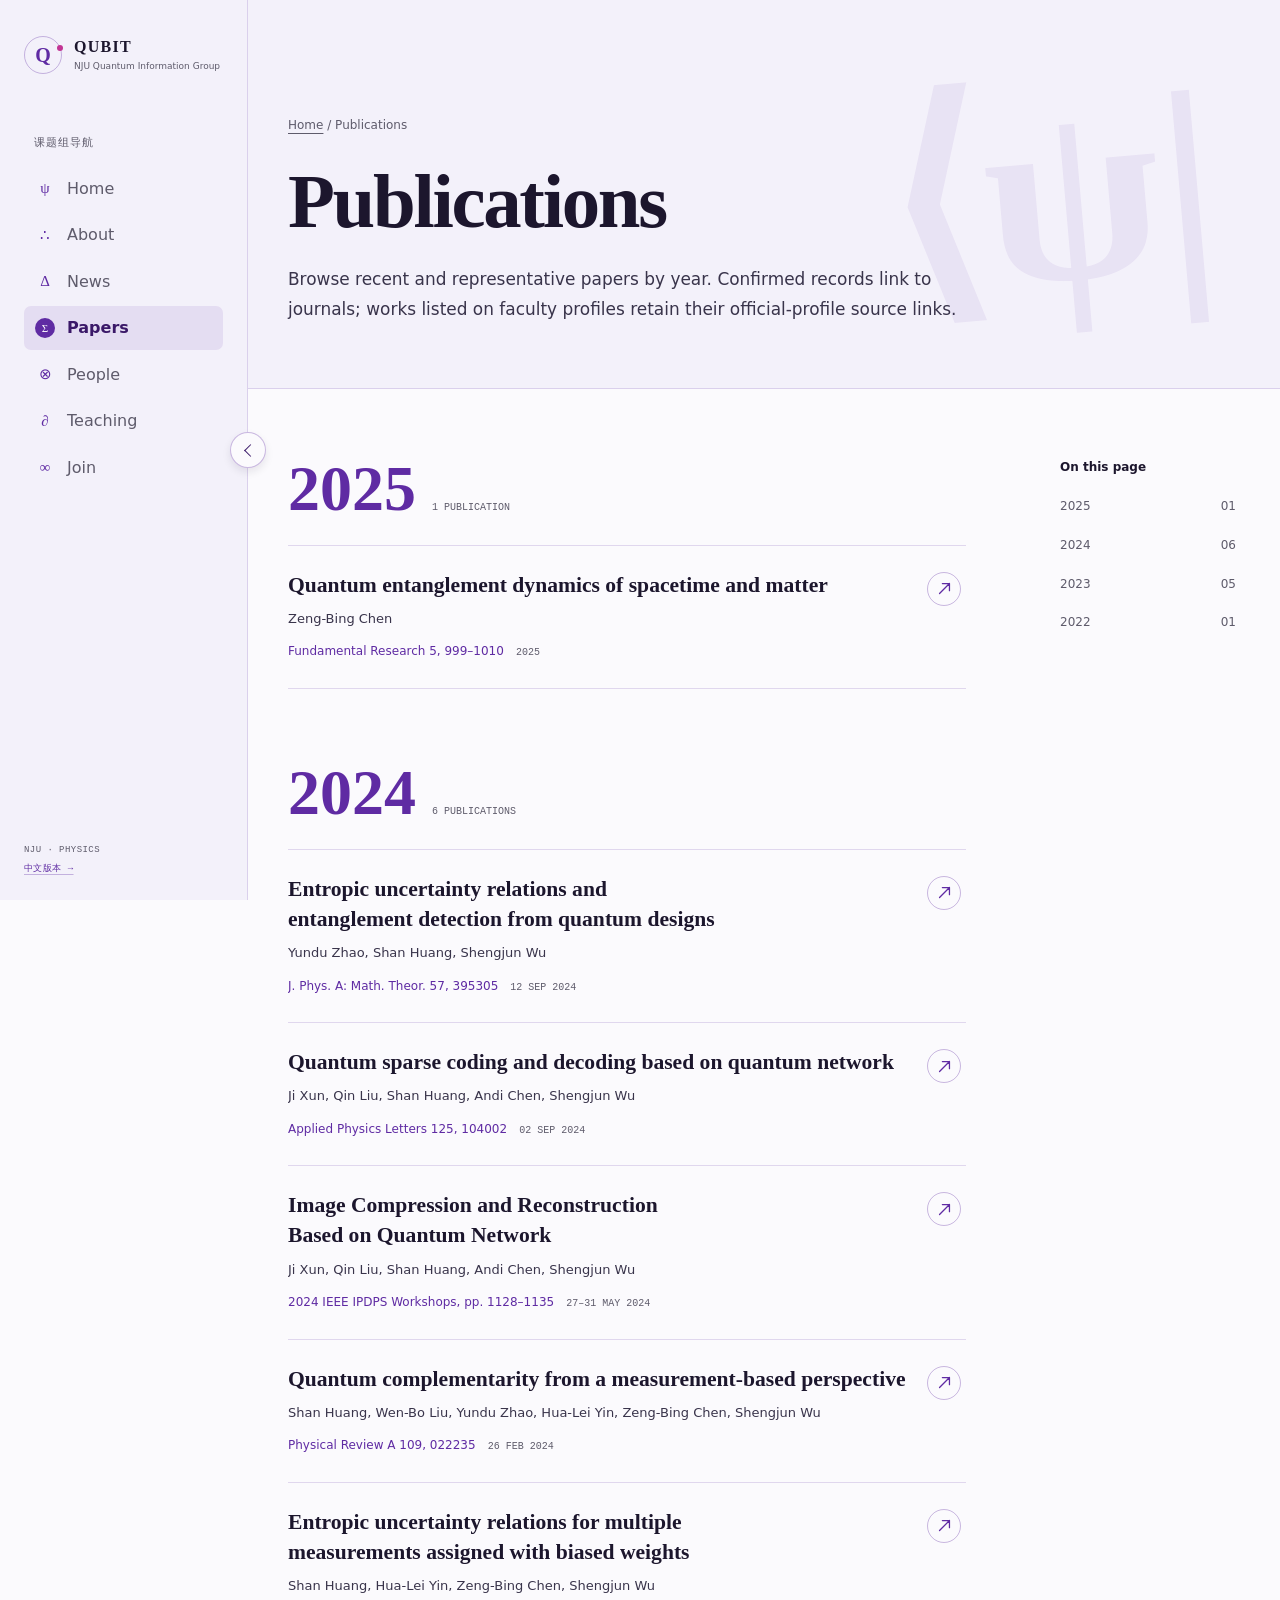
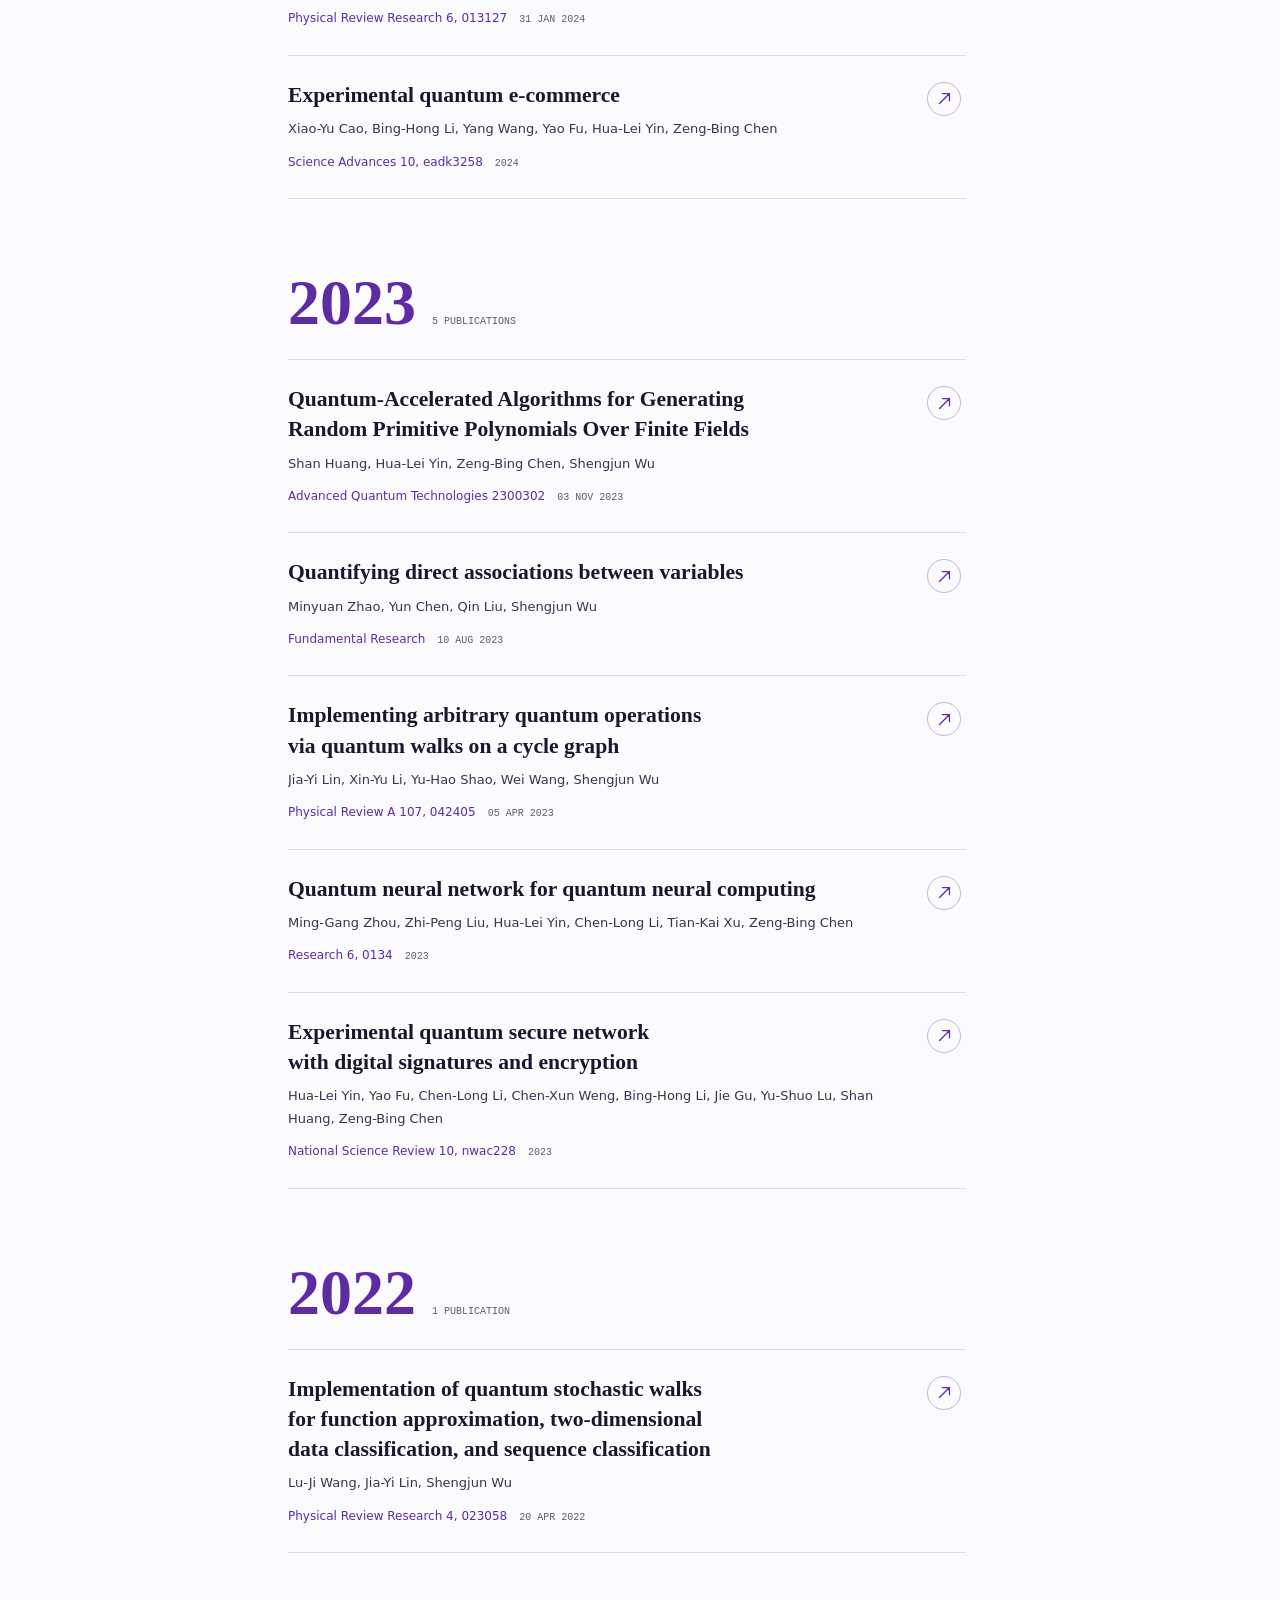
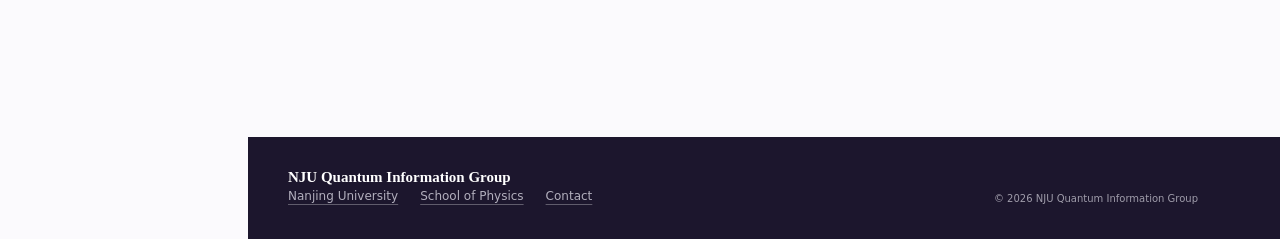
<file: en/paper.html>
<!doctype html><html lang="en"><head><meta charset="utf-8"><meta name="viewport" content="width=device-width, initial-scale=1"><meta name="description" content="Publications of the NJU Quantum Information Group"><title>Publications · NJU Quantum Information Group</title><link rel="stylesheet" href="../assets/css/site.css"></head><body>
<a class="skip-link" href="#main">Skip to content</a><header class="site-header"><div class="nav-shell"><a class="brand" href="index.html"><span class="brand-sigil" aria-hidden="true"><span>Q</span><i></i></span><span class="brand-copy"><strong>QUBIT</strong><span>NJU Quantum Information Group</span></span></a><button class="nav-toggle" type="button" aria-label="Collapse navigation" aria-expanded="true"><span></span><span></span><span></span></button><nav class="main-nav" aria-label="Main navigation"><a href="index.html">Home</a><a href="intro.html">About</a><a href="news.html">News</a><a href="paper.html">Papers</a><a href="membership.html">People</a><a href="teaching.html">Teaching</a><a href="joinus.html">Join</a></nav><div class="nav-foot"><span>NJU · PHYSICS</span><a href="../paper.html" lang="zh-CN">中文版本 →</a></div></div></header>
<main id="main"><header class="page-hero" data-symbol="⟨ψ|"><div class="container"><p class="breadcrumbs"><a href="index.html">Home</a> / Publications</p><h1>Publications</h1><p class="page-lead">Browse recent and representative papers by year. Confirmed records link to journals; works listed on faculty profiles retain their official-profile source links.</p></div></header><section class="section publications"><div class="container content-grid"><aside class="side-index" id="publication-years" aria-label="Browse by year"></aside><div id="publications-root" aria-live="polite"></div></div></section></main>
<footer class="site-footer"><div class="container footer-grid"><div><div class="footer-title">NJU Quantum Information Group</div><div class="footer-links"><a href="https://www.nju.edu.cn">Nanjing University</a><a href="https://physics.nju.edu.cn">School of Physics</a><a href="joinus.html">Contact</a></div></div><div class="footer-meta">© 2026 NJU Quantum Information Group</div></div></footer><script src="../assets/data/site-data.js" defer></script><script src="../assets/js/site.js" defer></script></body></html>
</file>
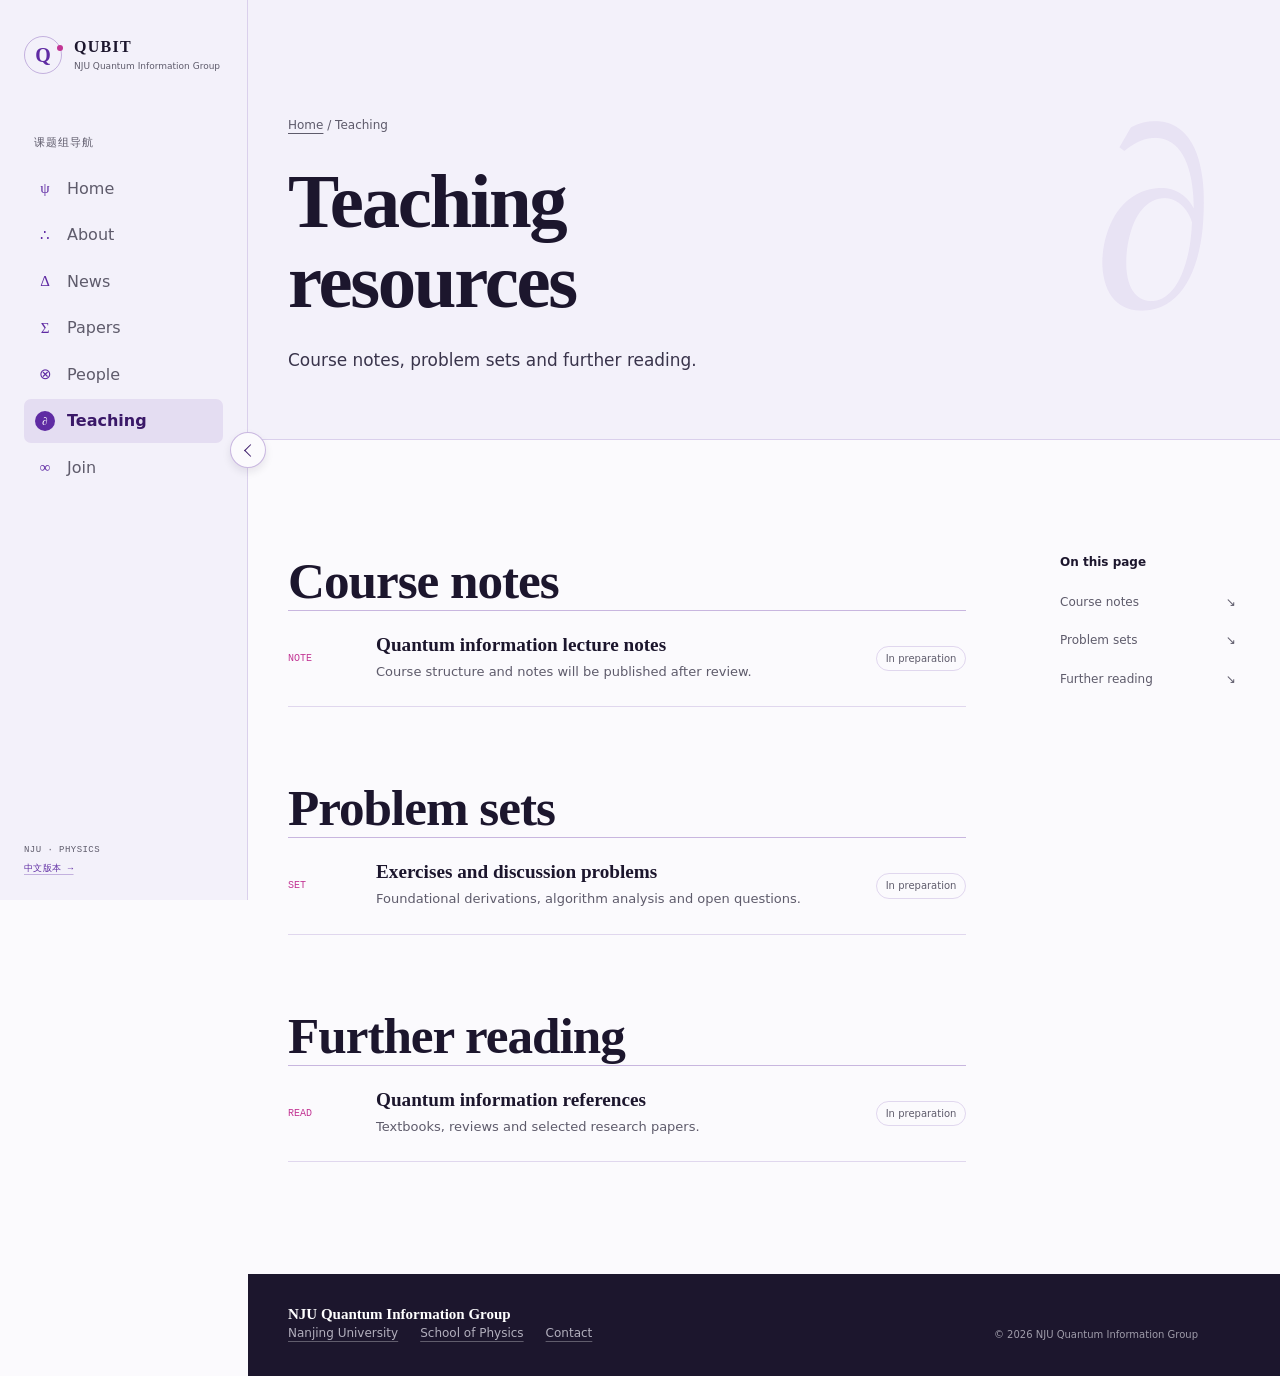
<file: en/teaching.html>
<!doctype html><html lang="en"><head><meta charset="utf-8"><meta name="viewport" content="width=device-width, initial-scale=1"><meta name="description" content="Teaching resources from the NJU Quantum Information Group"><title>Teaching · NJU Quantum Information Group</title><link rel="stylesheet" href="../assets/css/site.css"></head><body>
<a class="skip-link" href="#main">Skip to content</a><header class="site-header"><div class="nav-shell"><a class="brand" href="index.html"><span class="brand-sigil" aria-hidden="true"><span>Q</span><i></i></span><span class="brand-copy"><strong>QUBIT</strong><span>NJU Quantum Information Group</span></span></a><button class="nav-toggle" type="button" aria-label="Collapse navigation" aria-expanded="true"><span></span><span></span><span></span></button><nav class="main-nav" aria-label="Main navigation"><a href="index.html">Home</a><a href="intro.html">About</a><a href="news.html">News</a><a href="paper.html">Papers</a><a href="membership.html">People</a><a href="teaching.html">Teaching</a><a href="joinus.html">Join</a></nav><div class="nav-foot"><span>NJU · PHYSICS</span><a href="../teaching.html" lang="zh-CN">中文版本 →</a></div></div></header>
<main id="main"><header class="page-hero" data-symbol="∂"><div class="container"><p class="breadcrumbs"><a href="index.html">Home</a> / Teaching</p><h1>Teaching resources</h1><p class="page-lead">Course notes, problem sets and further reading.</p></div></header><section class="section"><div class="container content-grid"><aside class="side-index"><a href="#documents">Course notes <span>↘</span></a><a href="#homework">Problem sets <span>↘</span></a><a href="#reading">Further reading <span>↘</span></a></aside><div><div id="documents" class="reveal"><h2 class="section-title">Course notes</h2><div class="resource-list"><div class="resource-row"><span class="resource-type">NOTE</span><div><h3>Quantum information lecture notes</h3><p>Course structure and notes will be published after review.</p></div><span class="status">In preparation</span></div></div></div><div id="homework" class="reveal" style="margin-top:72px"><h2 class="section-title">Problem sets</h2><div class="resource-list"><div class="resource-row"><span class="resource-type">SET</span><div><h3>Exercises and discussion problems</h3><p>Foundational derivations, algorithm analysis and open questions.</p></div><span class="status">In preparation</span></div></div></div><div id="reading" class="reveal" style="margin-top:72px"><h2 class="section-title">Further reading</h2><div class="resource-list"><div class="resource-row"><span class="resource-type">READ</span><div><h3>Quantum information references</h3><p>Textbooks, reviews and selected research papers.</p></div><span class="status">In preparation</span></div></div></div></div></div></section></main>
<footer class="site-footer"><div class="container footer-grid"><div><div class="footer-title">NJU Quantum Information Group</div><div class="footer-links"><a href="https://www.nju.edu.cn">Nanjing University</a><a href="https://physics.nju.edu.cn">School of Physics</a><a href="joinus.html">Contact</a></div></div><div class="footer-meta">© 2026 NJU Quantum Information Group</div></div></footer><script src="../assets/js/site.js" defer></script></body></html>
</file>
<file: assets/css/site.css>
@charset "UTF-8";

:root {
  --ink: oklch(22% .045 295);
  --ink-soft: oklch(34% .04 295);
  --muted: oklch(48% .025 295);
  --paper: oklch(98.8% .004 300);
  --surface: oklch(96.2% .012 300);
  --surface-strong: oklch(91.8% .032 300);
  --violet: oklch(43% .18 298);
  --violet-dark: oklch(31% .13 298);
  --magenta: oklch(57% .2 344);
  --blue: oklch(63% .15 242);
  --white: oklch(99.8% 0 0);
  --line: color-mix(in oklch, var(--violet) 17%, transparent);
  --line-strong: color-mix(in oklch, var(--violet) 32%, transparent);
  --sidebar: 248px;
  --sidebar-mini: 76px;
  --content: 1180px;
  --ease-out: cubic-bezier(.16, 1, .3, 1);
  --ease-smooth: cubic-bezier(.65, 0, .35, 1);
  --z-nav: 30;
  --z-toggle: 40;
}

* { box-sizing: border-box; }
html { scroll-behavior: smooth; }
body {
  margin: 0;
  background: var(--paper);
  color: var(--ink);
  font-family: "PingFang SC", "Noto Sans CJK SC", "Microsoft YaHei", system-ui, sans-serif;
  font-size: 16px;
  line-height: 1.72;
  -webkit-font-smoothing: antialiased;
}
body::selection, ::selection { background: var(--magenta); color: white; }
a { color: inherit; }
img, svg { display: block; max-width: 100%; }
button, input { font: inherit; }
h1, h2, h3 { text-wrap: balance; }
p { text-wrap: pretty; }
:focus-visible { outline: 3px solid var(--blue); outline-offset: 4px; }

.skip-link { position: fixed; top: 12px; left: 12px; z-index: 100; padding: 9px 14px; background: var(--ink); color: white; transform: translateY(-160%); transition: transform .25s var(--ease-out); }
.skip-link:focus { transform: none; }
.reading-progress { position: fixed; inset: 0 0 auto var(--sidebar); z-index: 50; height: 2px; pointer-events: none; transition: left .65s var(--ease-smooth); }
.reading-progress span { display: block; width: 100%; height: 100%; background: var(--magenta); transform: scaleX(0); transform-origin: left; }
.container { width: min(var(--content), calc(100% - 80px)); margin-inline: auto; }

/* Sidebar */
.site-header {
  position: fixed; inset: 0 auto 0 0; z-index: var(--z-nav); width: var(--sidebar); height: 100dvh;
  background: var(--surface); border-right: 1px solid var(--line); transition: width .65s var(--ease-smooth), background .35s var(--ease-out);
}
.nav-shell { height: 100%; padding: 34px 24px 24px; display: flex; flex-direction: column; align-items: stretch; }
.brand { display: flex; align-items: center; gap: 12px; min-height: 42px; text-decoration: none; }
.brand-sigil { position: relative; width: 38px; height: 38px; flex: 0 0 auto; display: grid; place-items: center; border: 1px solid var(--line-strong); border-radius: 50%; color: var(--violet); font: 700 20px/1 Georgia, serif; transition: color .35s var(--ease-out), border-color .35s var(--ease-out), transform .5s var(--ease-out); }
.brand-sigil i { position: absolute; right: -2px; top: 8px; width: 6px; height: 6px; border-radius: 50%; background: var(--magenta); }
.brand:hover .brand-sigil { color: var(--magenta); border-color: var(--magenta); transform: rotate(-8deg); }
.brand-copy { min-width: 148px; opacity: 1; transform: translateX(0); transition: opacity .3s var(--ease-out), transform .5s var(--ease-out); }
.brand-copy strong { display: block; color: var(--ink); font: 700 16px/1.1 Georgia, serif; letter-spacing: .08em; }
.brand-copy > span { display: block; margin-top: 5px; color: var(--muted); font-size: 11px; white-space: nowrap; }

.nav-toggle {
  position: fixed; z-index: var(--z-toggle); left: calc(var(--sidebar) - 18px); top: 50%; width: 36px; height: 36px; padding: 0;
  display: grid; place-items: center; border: 1px solid var(--line-strong); border-radius: 50%; background: var(--paper); color: var(--violet-dark); cursor: pointer;
  box-shadow: 0 4px 8px oklch(20% .05 295 / .09);
  transform: translateY(-50%); transition: left .65s var(--ease-smooth), color .3s var(--ease-out), background .3s var(--ease-out), border-color .3s var(--ease-out), box-shadow .3s var(--ease-out), scale .3s var(--ease-out);
}
.nav-toggle span { display: none; }
.nav-toggle::before { content: ""; width: 8px; height: 8px; border-top: 1.5px solid currentColor; border-right: 1.5px solid currentColor; transform: translateX(2px) rotate(225deg); transition: transform .55s var(--ease-smooth); }
.nav-toggle:hover { color: white; background: var(--violet); border-color: var(--violet); box-shadow: 0 6px 8px oklch(25% .12 298 / .16); scale: 1.08; }
.nav-toggle:active { scale: .95; }

.main-nav { display: flex; flex-direction: column; gap: 3px; margin-top: 58px; }
.main-nav::before { content: "课题组导航"; margin: 0 10px 11px; color: var(--muted); font-size: 11px; letter-spacing: .08em; white-space: nowrap; transition: opacity .25s var(--ease-out); }
.main-nav a { position: relative; min-height: 43px; display: flex; align-items: center; gap: 12px; padding: 8px 11px; border-radius: 7px; color: var(--muted); text-decoration: none; overflow: hidden; transition: color .3s var(--ease-out), background .35s var(--ease-out), transform .4s var(--ease-out); }
.main-nav a::before { content: attr(data-glyph); width: 20px; flex: 0 0 20px; color: var(--violet); font: 15px/1 Georgia, serif; text-align: center; transition: transform .45s var(--ease-out), color .3s var(--ease-out); }
.main-nav a::after { content: ""; position: absolute; inset: auto 10px 5px 43px; height: 1px; background: var(--magenta); transform: scaleX(0); transform-origin: right; transition: transform .45s var(--ease-out); }
.main-nav a:hover { color: var(--ink); background: color-mix(in oklch, var(--violet) 6%, transparent); transform: translateX(3px); }
.main-nav a:hover::before { color: var(--magenta); transform: rotate(12deg) scale(1.12); }
.main-nav a:hover::after { transform: scaleX(1); transform-origin: left; }
.main-nav a.active { color: var(--violet-dark); background: color-mix(in oklch, var(--violet) 10%, transparent); font-weight: 650; }
.main-nav a.active::before { color: white; background: var(--violet); width: 20px; height: 20px; display: grid; place-items: center; border-radius: 50%; font-size: 11px; }
.nav-label { white-space: nowrap; opacity: 1; transform: translateX(0); transition: opacity .25s var(--ease-out), transform .5s var(--ease-out); }
.nav-foot { margin-top: auto; display: grid; gap: 5px; color: var(--muted); font: 9px/1.5 ui-monospace, SFMono-Regular, Consolas, monospace; letter-spacing: .05em; white-space: nowrap; overflow: hidden; transition: opacity .25s var(--ease-out); }
.nav-foot a { color: var(--violet); text-underline-offset: 3px; text-decoration-color: var(--line-strong); transition: color .25s var(--ease-out); }
.nav-foot a:hover { color: var(--magenta); }
html[lang="en"] .brand-copy > span { white-space: normal; font-size: 9px; line-height: 1.25; }
html[lang="en"] .side-index::before { content: "On this page"; }

body.sidebar-collapsed .site-header { width: var(--sidebar-mini); }
body.sidebar-collapsed .nav-toggle { left: calc(var(--sidebar-mini) - 18px); }
body.sidebar-collapsed .nav-toggle::before { transform: translateX(-2px) rotate(45deg); }
body.sidebar-collapsed .nav-shell { padding-inline: 18px; }
body.sidebar-collapsed .brand-copy, body.sidebar-collapsed .nav-label { opacity: 0; transform: translateX(-14px); pointer-events: none; }
body.sidebar-collapsed .main-nav::before, body.sidebar-collapsed .nav-foot { opacity: 0; }
body.sidebar-collapsed .main-nav a { gap: 0; padding-inline: 10px; }
body.sidebar-collapsed .main-nav a::after { display: none; }
body.sidebar-collapsed .main-nav a:hover { transform: translateX(0) scale(1.05); }
body.sidebar-collapsed main, body.sidebar-collapsed .site-footer { margin-left: var(--sidebar-mini); }
body.sidebar-collapsed .reading-progress { left: var(--sidebar-mini); }

main, .site-footer { margin-left: var(--sidebar); transition: margin-left .65s var(--ease-smooth); }

/* Home hero */
.hero { position: relative; min-height: 100svh; display: flex; align-items: center; overflow: hidden; border-bottom: 1px solid var(--line); isolation: isolate; }
.hero::before { content: ""; position: absolute; inset: 0; z-index: -2; background: radial-gradient(circle at 82% 38%, color-mix(in oklch, var(--violet) 11%, transparent), transparent 30%), linear-gradient(135deg, transparent 58%, color-mix(in oklch, var(--magenta) 4%, transparent)); }
.hero-grid { padding-block: clamp(72px, 9vw, 120px); display: grid; grid-template-columns: minmax(0, 1.08fr) minmax(390px, .92fr); gap: clamp(48px, 8vw, 112px); align-items: center; }
.hero-copy { max-width: 680px; }
.group-line { display: flex; gap: 20px; align-items: center; margin: 0 0 25px; color: var(--violet); font-size: 12px; letter-spacing: .05em; }
.group-line::before { content: ""; width: 36px; height: 1px; background: var(--magenta); }
.group-line span + span { color: var(--muted); font: 10px ui-monospace, SFMono-Regular, Consolas, monospace; letter-spacing: .12em; }
.hero h1 { margin: 0; font-family: "Songti SC", "STSong", Georgia, serif; font-size: clamp(3.6rem, 7vw, 6rem); line-height: 1.04; letter-spacing: -.035em; }
.hero h1 > span { position: relative; color: var(--violet-dark); }
.hero h1 > span::after { content: ""; position: absolute; left: 3%; right: -3%; bottom: -.05em; height: 3px; background: var(--magenta); transform: scaleX(0); transform-origin: left; animation: title-line 1s .85s var(--ease-out) forwards; }
@keyframes title-line { to { transform: scaleX(1); } }
.hero-lead { max-width: 620px; margin: 29px 0 0; color: var(--ink-soft); font-size: clamp(1rem, 1.5vw, 1.18rem); }
.hero-actions { display: flex; align-items: center; flex-wrap: wrap; gap: 24px; margin-top: 32px; }
.button { min-height: 46px; display: inline-flex; align-items: center; justify-content: center; gap: 18px; padding: 0 20px; border-radius: 5px; font-size: 13px; font-weight: 650; text-decoration: none; transition: color .3s var(--ease-out), background .3s var(--ease-out), transform .35s var(--ease-out); }
.button span, .text-link span, .section-link span { transition: transform .35s var(--ease-out); }
.button.primary { background: var(--violet-dark); color: white; }
.button.secondary { border: 1px solid var(--line-strong); color: var(--violet-dark); background: transparent; }
.button.secondary:hover { color: white; background: var(--violet); border-color: var(--violet); transform: translateY(-2px); }
.button.primary:hover { background: var(--magenta); transform: translateY(-2px); }
.button:hover span, .text-link:hover span, .section-link:hover span { transform: translate(3px, -2px); }
.text-link { display: inline-flex; gap: 10px; align-items: center; color: var(--violet-dark); font-size: 13px; text-underline-offset: 5px; text-decoration-color: var(--line-strong); transition: color .3s var(--ease-out); }
.text-link:hover { color: var(--magenta); }
.hero-index { margin-top: clamp(45px, 7vh, 74px); padding-top: 16px; display: flex; flex-wrap: wrap; gap: 10px 22px; border-top: 1px solid var(--line); color: var(--muted); font: 10px/1.5 ui-monospace, SFMono-Regular, Consolas, monospace; }
.hero-index span { display: flex; gap: 7px; }
.hero-index b { color: var(--magenta); }

.state-lab { position: relative; margin: 0; border-top: 1px solid var(--line-strong); border-bottom: 1px solid var(--line-strong); }
.state-lab figcaption { min-height: 38px; display: flex; justify-content: space-between; align-items: center; gap: 16px; color: var(--muted); font: 9px/1.4 ui-monospace, SFMono-Regular, Consolas, monospace; letter-spacing: .08em; }
.state-visual { position: relative; min-height: 390px; display: grid; place-items: center; border-block: 1px solid var(--line); }
.bloch-svg { width: min(360px, 95%); overflow: visible; filter: drop-shadow(0 10px 8px oklch(36% .15 298 / .08)); transition: transform .6s var(--ease-out); }
.state-lab:hover .bloch-svg { transform: scale(1.015); }
.bloch-geometry { transform-origin: 180px 180px; animation: geometry-drift 18s ease-in-out infinite alternate; }
@keyframes geometry-drift { to { transform: rotate(5deg); } }
.bloch-sphere, .bloch-grid, .bloch-axis, .bloch-projection, .bloch-vector { fill: none; vector-effect: non-scaling-stroke; }
.bloch-sphere { stroke: color-mix(in oklch, var(--violet) 48%, transparent); stroke-width: 1.2; }
.bloch-grid { stroke: color-mix(in oklch, var(--violet) 25%, transparent); stroke-width: 1; stroke-dasharray: 3 5; }
.bloch-grid.meridian { transform: rotate(35deg); transform-origin: 180px 180px; }
.bloch-axis { stroke: color-mix(in oklch, var(--ink) 32%, transparent); stroke-width: .8; }
.bloch-projection { stroke: var(--magenta); stroke-width: 1; stroke-dasharray: 3 4; }
.bloch-vector { stroke: url(#state-gradient); stroke-width: 2.2; transition: x2 .12s linear, y2 .12s linear; }
#bloch-arrow path { fill: var(--magenta); }
.bloch-point { fill: var(--magenta); stroke: var(--paper); stroke-width: 3; animation: point-pulse 2.5s ease-in-out infinite; }
@keyframes point-pulse { 50% { r: 6.5px; } }
.bloch-label, .bloch-state-label { fill: var(--muted); font: 11px ui-monospace, SFMono-Regular, Consolas, monospace; }
.bloch-state-label { fill: var(--violet-dark); font-weight: 700; }
.phase-chip { position: absolute; padding: 4px 8px; border: 1px solid var(--line); border-radius: 999px; color: var(--muted); background: var(--paper); font: 8px ui-monospace, monospace; letter-spacing: .08em; animation: chip-float 6s ease-in-out infinite; }
.phase-a { top: 20%; right: 2%; }.phase-b { bottom: 18%; left: 2%; animation-delay: -3s; }
@keyframes chip-float { 50% { transform: translateY(-7px); } }
.bloch-controls { padding: 14px 0 12px; }
.bloch-controls label { min-height: 31px; display: grid; grid-template-columns: 112px 1fr 38px; gap: 10px; align-items: center; color: var(--muted); font: 10px ui-monospace, SFMono-Regular, Consolas, monospace; }
.bloch-controls input[type="range"] { width: 100%; height: 16px; accent-color: var(--violet); cursor: ew-resize; }
.bloch-controls output { text-align: right; color: var(--ink-soft); }
.bloch-controls code { display: block; margin-top: 9px; color: var(--violet-dark); font: 10px/1.5 ui-monospace, SFMono-Regular, Consolas, monospace; white-space: nowrap; }
.scroll-cue { position: absolute; left: 50%; bottom: 22px; display: flex; align-items: center; gap: 9px; color: var(--muted); font-size: 10px; text-decoration: none; transform: translateX(-50%); }
.scroll-cue span { width: 18px; height: 28px; border: 1px solid var(--line-strong); border-radius: 999px; }
.scroll-cue span::after { content: ""; display: block; width: 3px; height: 5px; margin: 5px auto; border-radius: 2px; background: var(--magenta); animation: scroll-drop 1.8s var(--ease-out) infinite; }
@keyframes scroll-drop { 70% { transform: translateY(10px); opacity: 0; } 71% { transform: translateY(0); opacity: 0; } }

/* Research */
.research-section { padding: clamp(88px, 11vw, 150px) 0; }
.section-heading { display: grid; grid-template-columns: .42fr 1.58fr; gap: 52px; align-items: start; margin-bottom: clamp(54px, 8vw, 92px); }
.section-heading > p, .publication-head > div > p, .join-grid > div > p { margin: 8px 0 0; color: var(--violet); font-size: 12px; }
.section-heading h2 { max-width: 820px; margin: 0; font: 700 clamp(2.2rem, 4.5vw, 4.4rem)/1.14 "Songti SC", "STSong", Georgia, serif; letter-spacing: -.025em; }
.research-list { border-top: 1px solid var(--line-strong); }
.research-row { position: relative; display: grid; grid-template-columns: 86px minmax(280px, 1fr) 270px; gap: clamp(24px, 4vw, 58px); align-items: center; min-height: 172px; padding: 30px 20px 30px 0; border-bottom: 1px solid var(--line); overflow: hidden; }
.research-row::before { content: ""; position: absolute; inset: 0; z-index: -1; background: var(--surface); transform: scaleY(0); transform-origin: bottom; transition: transform .55s var(--ease-out); }
.research-row:hover::before { transform: scaleY(1); transform-origin: top; }
.research-row > * { transition: transform .5s var(--ease-out); }
.research-row:hover > * { transform: translateX(8px); }
.research-code { align-self: stretch; display: flex; flex-direction: column; justify-content: space-between; color: var(--magenta); font: 700 12px ui-monospace, monospace; }
.research-code small { color: var(--muted); font-size: 9px; font-weight: 400; }
.research-row h3 { margin: 0 0 10px; font: 700 clamp(1.3rem, 2.2vw, 1.75rem)/1.3 "Songti SC", "STSong", serif; }
.research-row p { max-width: 62ch; margin: 0; color: var(--muted); font-size: 14px; }
.measurement-viz { display: grid; grid-template-columns: 36px minmax(38px, .65fr) 58px minmax(58px, .9fr); gap: 8px; align-items: center; color: var(--violet-dark); font: 10px ui-monospace, monospace; }
.measurement-state { display: grid; place-items: center; width: 34px; height: 34px; border: 1px solid var(--violet); border-radius: 50%; font: 600 12px Georgia, serif; }
.measurement-flow { position: relative; height: 1px; background: var(--line-strong); overflow: visible; }.measurement-flow span { position: absolute; top: 50%; left: 0; width: 6px; height: 6px; border-radius: 50%; background: var(--magenta); transform: translate(-50%, -50%); animation: measurement-flow 2.5s ease-in-out infinite; }
.measurement-device { display: grid; justify-items: center; gap: 4px; color: var(--violet); }.measurement-device i { width: 27px; height: 24px; border: 1px solid var(--violet); border-radius: 3px 3px 8px 8px; position: relative; }.measurement-device i::before { content: ""; position: absolute; left: 50%; top: -8px; width: 1px; height: 8px; background: var(--violet); }.measurement-device b { font-size: 8px; letter-spacing: .04em; font-weight: 600; }
.measurement-branches { display: grid; gap: 9px; }.measurement-branches span { display: flex; align-items: center; gap: 7px; color: var(--muted); white-space: nowrap; }.measurement-branches i { width: 18px; height: 1px; background: var(--line-strong); position: relative; }.measurement-branches i::after { content: ""; position: absolute; right: -2px; top: 50%; width: 5px; height: 5px; border-radius: 50%; background: var(--violet); transform: translateY(-50%); animation: outcome-pulse 2.5s ease-in-out infinite; }.measurement-branches span:nth-child(2) i::after { animation-delay: .7s; background: var(--magenta); }
@keyframes measurement-flow { 0%, 12% { left: 0; opacity: 0; } 24%, 68% { opacity: 1; } 88%, 100% { left: 100%; opacity: 0; } }
@keyframes outcome-pulse { 0%, 68%, 100% { box-shadow: 0 0 0 0 transparent; } 78% { box-shadow: 0 0 0 5px color-mix(in oklch, currentColor 20%, transparent); } }
.circuit-viz { display: flex; align-items: center; color: var(--violet-dark); font: 12px ui-monospace, monospace; }
.circuit-viz i { flex: 1; height: 1px; background: var(--line-strong); }.circuit-viz b { width: 28px; height: 28px; display: grid; place-items: center; border: 1px solid var(--violet); border-radius: 3px; font-weight: 500; transition: color .3s, background .3s; }
.research-row:hover .circuit-viz b { background: var(--violet); color: white; }.circuit-viz em { width: 20px; height: 20px; border: 1px solid var(--magenta); border-radius: 50%; }
.network-viz { position: relative; height: 84px; padding-top: 6px; }.network-viz svg { display: block; width: 100%; height: 70px; overflow: visible; }.network-links path { fill: none; stroke: var(--line-strong); stroke-width: 1.2; stroke-linecap: round; transition: stroke .35s, stroke-width .35s; }.network-nodes circle { fill: var(--paper); stroke: var(--violet); stroke-width: 1.4; transition: fill .35s, stroke .35s, r .35s; }.network-nodes circle:nth-child(4), .network-nodes circle:nth-child(5) { stroke: var(--magenta); }.network-nodes circle:last-child { stroke: var(--blue); }.network-pulses circle { fill: var(--magenta); opacity: .9; }.network-pulses circle:last-child { fill: var(--blue); }.network-label { position: absolute; top: -3px; color: var(--muted); font: 8px ui-monospace, monospace; letter-spacing: .05em; }.network-label.input { left: 3px; }.network-label.output { right: 0; }.research-row:hover .network-links path { stroke: color-mix(in oklch, var(--violet) 62%, var(--line-strong)); stroke-width: 1.6; }.research-row:hover .network-nodes circle { fill: color-mix(in oklch, var(--violet) 14%, var(--paper)); }.research-row:hover .network-pulses circle { animation: network-pulse-glow .8s ease-in-out infinite alternate; }
@keyframes network-pulse-glow { to { filter: drop-shadow(0 0 4px var(--magenta)); } }
.section-link { display: inline-flex; align-items: center; gap: 12px; margin-top: 32px; color: var(--violet-dark); font-size: 13px; text-underline-offset: 5px; transition: color .3s var(--ease-out); }.section-link:hover { color: var(--magenta); }

/* Publications */
.publication-section { position: relative; padding: clamp(82px, 10vw, 132px) 0; background: var(--violet-dark); color: white; overflow: hidden; }
.publication-section::before { content: "ψ*ψ"; position: absolute; right: -1vw; top: -2vw; color: oklch(100% 0 0 / .04); font: 700 clamp(8rem, 22vw, 20rem)/1 Georgia, serif; pointer-events: none; }
.publication-head { position: relative; display: grid; grid-template-columns: 1fr .75fr; gap: 70px; align-items: end; margin-bottom: 54px; }
.publication-head > div > p { color: oklch(80% .09 320); }
.publication-head h2 { margin: 6px 0 0; font: 700 clamp(2.5rem, 5vw, 4.7rem)/1.05 "Songti SC", "STSong", serif; letter-spacing: -.025em; }
.publication-head > p { max-width: 50ch; margin: 0; color: oklch(84% .025 295); font-size: 14px; }
.paper-list { position: relative; border-top: 1px solid oklch(100% 0 0 / .22); }
.paper-row { display: grid; grid-template-columns: 66px minmax(0, 1fr) 180px 24px; gap: 24px; align-items: center; padding: 26px 0; border-bottom: 1px solid oklch(100% 0 0 / .18); text-decoration: none; transition: color .35s var(--ease-out), padding .5s var(--ease-out), background .35s var(--ease-out); }
.paper-row:hover { padding-left: 14px; padding-right: 10px; color: oklch(86% .15 344); background: oklch(100% 0 0 / .035); }
.paper-year { color: oklch(78% .08 300); font: 11px ui-monospace, monospace; }.paper-title { font: 700 clamp(1.03rem, 1.65vw, 1.34rem)/1.4 Georgia, "Times New Roman", serif; }.paper-journal { color: oklch(82% .03 295); font-size: 12px; }.paper-arrow { display: grid; place-items: center; transition: transform .35s var(--ease-out); }.paper-arrow svg { width: 18px; height: 18px; }.paper-row:hover .paper-arrow { transform: translate(3px,-3px); }
.section-link.light { color: white; text-decoration-color: oklch(100% 0 0 / .35); }

/* Join/footer */
.join-band { position: relative; padding: clamp(80px, 10vw, 130px) 0; background: var(--magenta); color: white; overflow: hidden; }
.join-wave { position: absolute; inset: auto 0 0; opacity: .2; }.join-wave svg { width: 100%; height: 180px; }.join-wave path { fill: none; stroke: white; stroke-width: 1; vector-effect: non-scaling-stroke; stroke-dasharray: 1700; animation: wave-line 16s linear infinite; }.join-wave path + path { animation-duration: 20s; animation-direction: reverse; }
.join-grid { position: relative; display: grid; grid-template-columns: 1.15fr .85fr; gap: clamp(48px, 9vw, 130px); align-items: end; }
.join-grid > div > p { color: oklch(98% .02 345); font: 10px ui-monospace, monospace; letter-spacing: .07em; }
.join-grid h2 { margin: 12px 0 0; font: 700 clamp(2.5rem, 5vw, 4.8rem)/1.08 "Songti SC", "STSong", serif; letter-spacing: -.025em; }.join-grid > div:last-child > p { max-width: 52ch; margin: 0 0 26px; font: 15px/1.8 "PingFang SC", sans-serif; letter-spacing: 0; }.join-band .button.primary { background: white; color: var(--magenta); }.join-band .button.primary:hover { background: var(--ink); color: white; }
.site-footer { padding: 32px 0; background: var(--ink); color: oklch(76% .02 295); }.footer-grid { display: grid; grid-template-columns: 1fr auto auto; gap: 42px; align-items: end; }.footer-grid > div:first-child { display: grid; }.footer-grid strong { color: white; font: 700 16px Georgia, serif; letter-spacing: .08em; }.footer-grid span, .footer-grid p { margin: 0; font-size: 10px; }.footer-links { display: flex; flex-wrap: wrap; gap: 22px; }.footer-links a { font-size: 12px; text-decoration-color: oklch(100% 0 0 / .3); text-underline-offset: 4px; transition: color .25s; }.footer-links a:hover { color: white; }
.footer-title { color: white; font: 700 15px "Songti SC", "STSong", serif; }.footer-meta { color: oklch(70% .02 295); font-size: 10px; text-align: right; }

/* Inner pages */
.page-hero { position: relative; padding: clamp(76px, 9vw, 116px) 0 64px; background: var(--surface); border-bottom: 1px solid var(--line); overflow: hidden; }.page-hero::after { content: attr(data-symbol); position: absolute; right: 5vw; top: 50%; color: color-mix(in oklch, var(--violet) 7%, transparent); font: 700 clamp(8rem, 20vw, 18rem)/1 Georgia, serif; transform: translateY(-50%) rotate(-5deg); transition: transform 1s var(--ease-out); }.page-hero:hover::after { transform: translateY(-50%) rotate(2deg); }
.breadcrumbs { position: relative; z-index: 1; margin: 0 0 26px; color: var(--muted); font-size: 12px; }.breadcrumbs a { text-underline-offset: 4px; }.page-hero h1 { position: relative; z-index: 1; max-width: 14ch; margin: 0; font: 700 clamp(3rem, 6vw, 5.5rem)/1.05 "Songti SC", "STSong", serif; letter-spacing: -.03em; }.page-lead { position: relative; z-index: 1; max-width: 66ch; margin: 23px 0 0; color: var(--ink-soft); font-size: 1.06rem; }
.section { padding: clamp(68px, 9vw, 112px) 0; }.content-grid { display: grid; grid-template-columns: minmax(0,1fr) 184px; gap: clamp(48px, 7vw, 90px); align-items: start; }.content-grid > .side-index { grid-column: 2; grid-row: 1; }.content-grid > :not(.side-index) { grid-column: 1; grid-row: 1; }.side-index { position: sticky; top: 34px; align-self: start; }.side-index::before { content: "本页内容"; display: block; padding: 0 4px 10px; color: var(--ink); font-size: 12px; font-weight: 650; }.side-index a { display: flex; justify-content: space-between; padding: 9px 4px; color: var(--muted); font-size: 12px; text-decoration: none; transition: color .25s, transform .35s var(--ease-out); }.side-index a:hover { color: var(--magenta); transform: translateX(4px); }
.prose { max-width: 72ch; }.prose > div { scroll-margin-top: 50px; }.prose h2 { margin: 0 0 20px; font: 700 clamp(2rem, 4vw, 3.2rem)/1.14 "Songti SC", "STSong", serif; }.prose h3 { margin: 48px 0 14px; font: 700 1.4rem/1.35 "Songti SC", "STSong", serif; }.prose p { color: var(--ink-soft); }.statement { margin: 40px 0; padding: 28px 0; border-block: 1px solid var(--line); color: var(--violet-dark)!important; font: 700 clamp(1.35rem, 2.6vw, 2rem)/1.5 "Songti SC", "STSong", serif; }
.topic-list, .timeline, .resource-list { border-top: 1px solid var(--line-strong); }.topic { display: grid; grid-template-columns: 56px 1fr; gap: 24px; padding: 24px 0; border-bottom: 1px solid var(--line); transition: padding .4s var(--ease-out), background .3s; }.topic:hover { padding-left: 10px; background: var(--surface); }.topic b { color: var(--magenta); font: 600 11px ui-monospace, monospace; }.topic h3 { margin: 0 0 7px; font-size: 1.25rem; }.topic p { margin: 0; font-size: 14px; }
.timeline-item { display: grid; grid-template-columns: 118px 1fr 18px; gap: 34px; padding: 29px 6px 29px 0; border-bottom: 1px solid var(--line); transition: padding .45s var(--ease-out), background .3s; }.timeline-item::after { content: "↗"; color: var(--line-strong); transition: color .3s, transform .35s var(--ease-out); }.timeline-item:hover { padding-left: 12px; background: var(--surface); }.timeline-item:hover::after { color: var(--magenta); transform: translate(2px,-2px); }.timeline-date { color: var(--magenta); font: 11px ui-monospace, monospace; }.timeline-item h2 { margin: 0 0 9px; font: 700 1.35rem/1.4 "Songti SC", "STSong", serif; }.timeline-item p { max-width: 68ch; margin: 0; color: var(--muted); font-size: 14px; }
.publications { padding-top: 68px; }.year-block { scroll-margin-top: 50px; margin-bottom: 72px; }.year-heading { display: flex; gap: 16px; align-items: baseline; margin: 0 0 24px; color: var(--violet); font: 700 clamp(2.7rem, 5vw, 4.6rem)/1 Georgia, serif; }.year-heading small { color: var(--muted); font: 10px ui-monospace, monospace; }.publication { position: relative; padding: 24px 58px 24px 0; border-top: 1px solid var(--line); transition: padding .4s var(--ease-out), background .3s; }.publication:last-child { border-bottom: 1px solid var(--line); }.publication:hover { padding-left: 10px; background: var(--surface); }.publication h3 { margin: 0 0 8px; font: 700 clamp(1.05rem, 1.8vw, 1.35rem)/1.4 Georgia, serif; }.publication .authors { margin: 0 0 6px; color: var(--ink-soft); font-size: 13px; }.publication .venue { color: var(--violet); font-size: 12px; }.publication .date { margin-left: 12px; color: var(--muted); font: 10px ui-monospace, monospace; }.publication-link { position: absolute; right: 5px; top: 26px; width: 34px; height: 34px; display: grid; place-items: center; border: 1px solid var(--line-strong); border-radius: 50%; color: var(--violet); text-decoration: none; transition: color .3s, background .3s, transform .45s var(--ease-out); }.publication-link svg { width: 17px; height: 17px; }.publication-link:hover { color: white; background: var(--violet); transform: rotate(45deg) scale(1.06); }
.section-head { display: grid; grid-template-columns: .4fr 1.6fr; gap: 40px; margin-bottom: 42px; }.section-kicker { margin: 8px 0 0; color: var(--violet); font: 11px ui-monospace, monospace; }.section-title { max-width: 22ch; margin: 0; font: 700 clamp(2rem, 4vw, 3.4rem)/1.13 "Songti SC", "STSong", serif; letter-spacing: -.02em; }.section-intro { max-width: 68ch; margin: 15px 0 0; color: var(--muted); }
.people-grid { display: grid; grid-template-columns: repeat(2,1fr); border-top: 1px solid var(--line-strong); }.person { min-height: 200px; padding: 30px; border-bottom: 1px solid var(--line); transition: background .35s, transform .45s var(--ease-out); }.person:nth-child(odd) { border-right: 1px solid var(--line); }.person:hover { background: var(--surface); transform: translateY(-3px); }.person-role { color: var(--magenta); font: 10px ui-monospace, monospace; }.person h2 { margin: 28px 0 8px; font: 700 1.6rem "Songti SC", "STSong", serif; }.person p { margin: 0; color: var(--muted); font-size: 14px; }.placeholder-note { grid-column: 1/-1; margin: 0; padding: 26px 0; color: var(--muted); font-size: 13px; border-bottom: 1px solid var(--line); }
.resource-row { display: grid; grid-template-columns: 64px 1fr auto; gap: 24px; align-items: center; padding: 23px 0; border-bottom: 1px solid var(--line); transition: padding .4s var(--ease-out), background .3s; }.resource-row:hover { padding-left: 10px; background: var(--surface); }.resource-type { color: var(--magenta); font: 10px ui-monospace, monospace; }.resource-row h3 { margin: 0 0 5px; font: 700 1.2rem "Songti SC", "STSong", serif; }.resource-row p { margin: 0; color: var(--muted); font-size: 13px; }.status { padding: 3px 9px; border: 1px solid var(--line); border-radius: 999px; color: var(--muted); font-size: 10px; }
.contact-panel { display: grid; grid-template-columns: 1.05fr .95fr; border-block: 1px solid var(--line-strong); }.contact-panel > div { padding: clamp(28px, 5vw, 58px); }.contact-panel > div + div { border-left: 1px solid var(--line); background: var(--surface); }.contact-panel h2 { margin: 0 0 26px; font: 700 clamp(2rem, 4vw, 3.2rem)/1.13 "Songti SC", "STSong", serif; }.contact-panel p { color: var(--muted); }.position-list, .contact-list { margin: 0; padding: 0; list-style: none; }.position-list { counter-reset: pos; }.position-list li { counter-increment: pos; padding: 16px 0; border-top: 1px solid var(--line); }.position-list li::before { content: "0" counter(pos); display: block; color: var(--magenta); font: 9px ui-monospace, monospace; }.contact-list { margin-top: 28px; }.contact-list li { padding: 14px 0; border-top: 1px solid var(--line); }.contact-list strong { display: block; color: var(--ink); font-size: 12px; }.contact-list span { color: var(--muted); font-size: 13px; }

/* Motion */
.reveal { opacity: 1; transform: none; clip-path: inset(0); transition: opacity .75s var(--ease-out), transform .75s var(--ease-out), clip-path .85s var(--ease-out), filter .75s var(--ease-out); }
.js .reveal:not(.is-visible) { opacity: .01; transform: translateY(24px); clip-path: inset(0 0 18% 0); filter: blur(3px); }
[data-reveal="hero"] { animation: hero-enter .9s .08s var(--ease-out) both; }[data-reveal="state"] { animation: state-enter 1.1s .2s var(--ease-out) both; }
@keyframes hero-enter { from { opacity: 0; transform: translateY(22px); } } @keyframes state-enter { from { opacity: 0; transform: translateX(28px); clip-path: inset(0 0 0 20%); } }

@media (max-width: 1080px) {
  .hero-grid { grid-template-columns: 1fr 350px; gap: 42px; }.research-row { grid-template-columns: 68px 1fr 220px; }.content-grid { grid-template-columns: 1fr; }.content-grid > .side-index { display: none; }.content-grid > :not(.side-index) { grid-column: 1; }
}

@media (max-width: 820px) {
  :root { --topbar: 68px; }
  .site-header, body.sidebar-collapsed .site-header { inset: 0 0 auto; width: 100%; height: var(--topbar); border-right: 0; border-bottom: 1px solid var(--line); }
  .nav-shell, body.sidebar-collapsed .nav-shell { padding: 0 20px; flex-direction: row; align-items: center; justify-content: space-between; }
  .brand-copy, body.sidebar-collapsed .brand-copy { opacity: 1; transform: none; pointer-events: auto; }.nav-foot { display: none; }
  .nav-toggle, body.sidebar-collapsed .nav-toggle { position: static; width: 40px; height: 40px; transform: none; box-shadow: none; }
  .nav-toggle::before { display: none; }.nav-toggle span { display: block; position: absolute; width: 19px; height: 1.5px; background: currentColor; transition: transform .45s var(--ease-out), opacity .25s; }.nav-toggle span:first-child { transform: translateY(-6px); }.nav-toggle span:last-child { transform: translateY(6px); }.nav-open .nav-toggle span:first-child { transform: rotate(45deg); }.nav-open .nav-toggle span:nth-child(2) { opacity: 0; }.nav-open .nav-toggle span:last-child { transform: rotate(-45deg); }
  .main-nav, body.sidebar-collapsed .main-nav { position: fixed; inset: var(--topbar) 0 auto; margin: 0; padding: 15px 20px 24px; background: var(--paper); border-bottom: 1px solid var(--line); transform: translateY(-110%); opacity: 0; visibility: hidden; transition: transform .55s var(--ease-out), opacity .35s; }.nav-open .main-nav { transform: none; opacity: 1; visibility: visible; }.main-nav::before { display: none; }.main-nav a, body.sidebar-collapsed .main-nav a { gap: 12px; padding-inline: 11px; border-bottom: 1px solid var(--line); border-radius: 0; }.nav-label, body.sidebar-collapsed .nav-label { opacity: 1; transform: none; }
  main, .site-footer, body.sidebar-collapsed main, body.sidebar-collapsed .site-footer { margin-left: 0; }.reading-progress, body.sidebar-collapsed .reading-progress { left: 0; top: var(--topbar); }
  .hero { min-height: auto; padding-top: var(--topbar); }.hero-grid { grid-template-columns: 1fr; padding-block: 80px 76px; }.state-lab { width: min(520px, 100%); }.scroll-cue { display: none; }
  .section-heading, .section-head { grid-template-columns: 1fr; gap: 12px; }.research-row { grid-template-columns: 60px 1fr; }.research-row > :last-child { grid-column: 2; width: min(270px,100%); }.publication-head { grid-template-columns: 1fr; gap: 24px; }.join-grid { grid-template-columns: 1fr; gap: 34px; }.page-hero { padding-top: calc(var(--topbar) + 56px); }
}

@media (max-width: 600px) {
  .container { width: min(var(--content), calc(100% - 36px)); }.brand-copy > span { display: none; }.hero-grid { padding-block: 60px; }.hero h1 { font-size: clamp(3rem, 14vw, 4.3rem); }.hero-index { display: grid; }.state-visual { min-height: 310px; }.phase-chip { display: none; }.bloch-controls label { grid-template-columns: 94px 1fr 34px; }.bloch-controls code { font-size: 9px; overflow-x: auto; }.section-heading h2 { font-size: clamp(2.15rem, 10vw, 3.2rem); }.research-row { grid-template-columns: 42px 1fr; gap: 18px; padding-right: 0; }.research-row:hover > * { transform: translateX(3px); }.paper-row { grid-template-columns: 48px 1fr 20px; gap: 12px; }.paper-journal { grid-column: 2; }.paper-arrow { grid-column: 3; grid-row: 1/3; }.footer-grid { grid-template-columns: 1fr; gap: 18px; }.timeline-item { grid-template-columns: 1fr 18px; gap: 8px 18px; }.timeline-item > div { grid-column: 1; }.timeline-item::after { grid-column: 2; grid-row: 1/3; }.people-grid { grid-template-columns: 1fr; }.person:nth-child(odd) { border-right: 0; }.contact-panel { grid-template-columns: 1fr; }.contact-panel > div + div { border-left: 0; border-top: 1px solid var(--line); }.resource-row { grid-template-columns: 52px 1fr; }.resource-row .status { grid-column: 2; justify-self: start; }.publication .date { display: block; margin: 5px 0 0; }
}

@media (prefers-reduced-motion: reduce) {
  html { scroll-behavior: auto; }
  *, *::before, *::after { animation-duration: .001ms !important; animation-iteration-count: 1 !important; transition-duration: .001ms !important; }
  .js .reveal:not(.is-visible) { opacity: 1; transform: none; clip-path: none; filter: none; }
}
</file>
